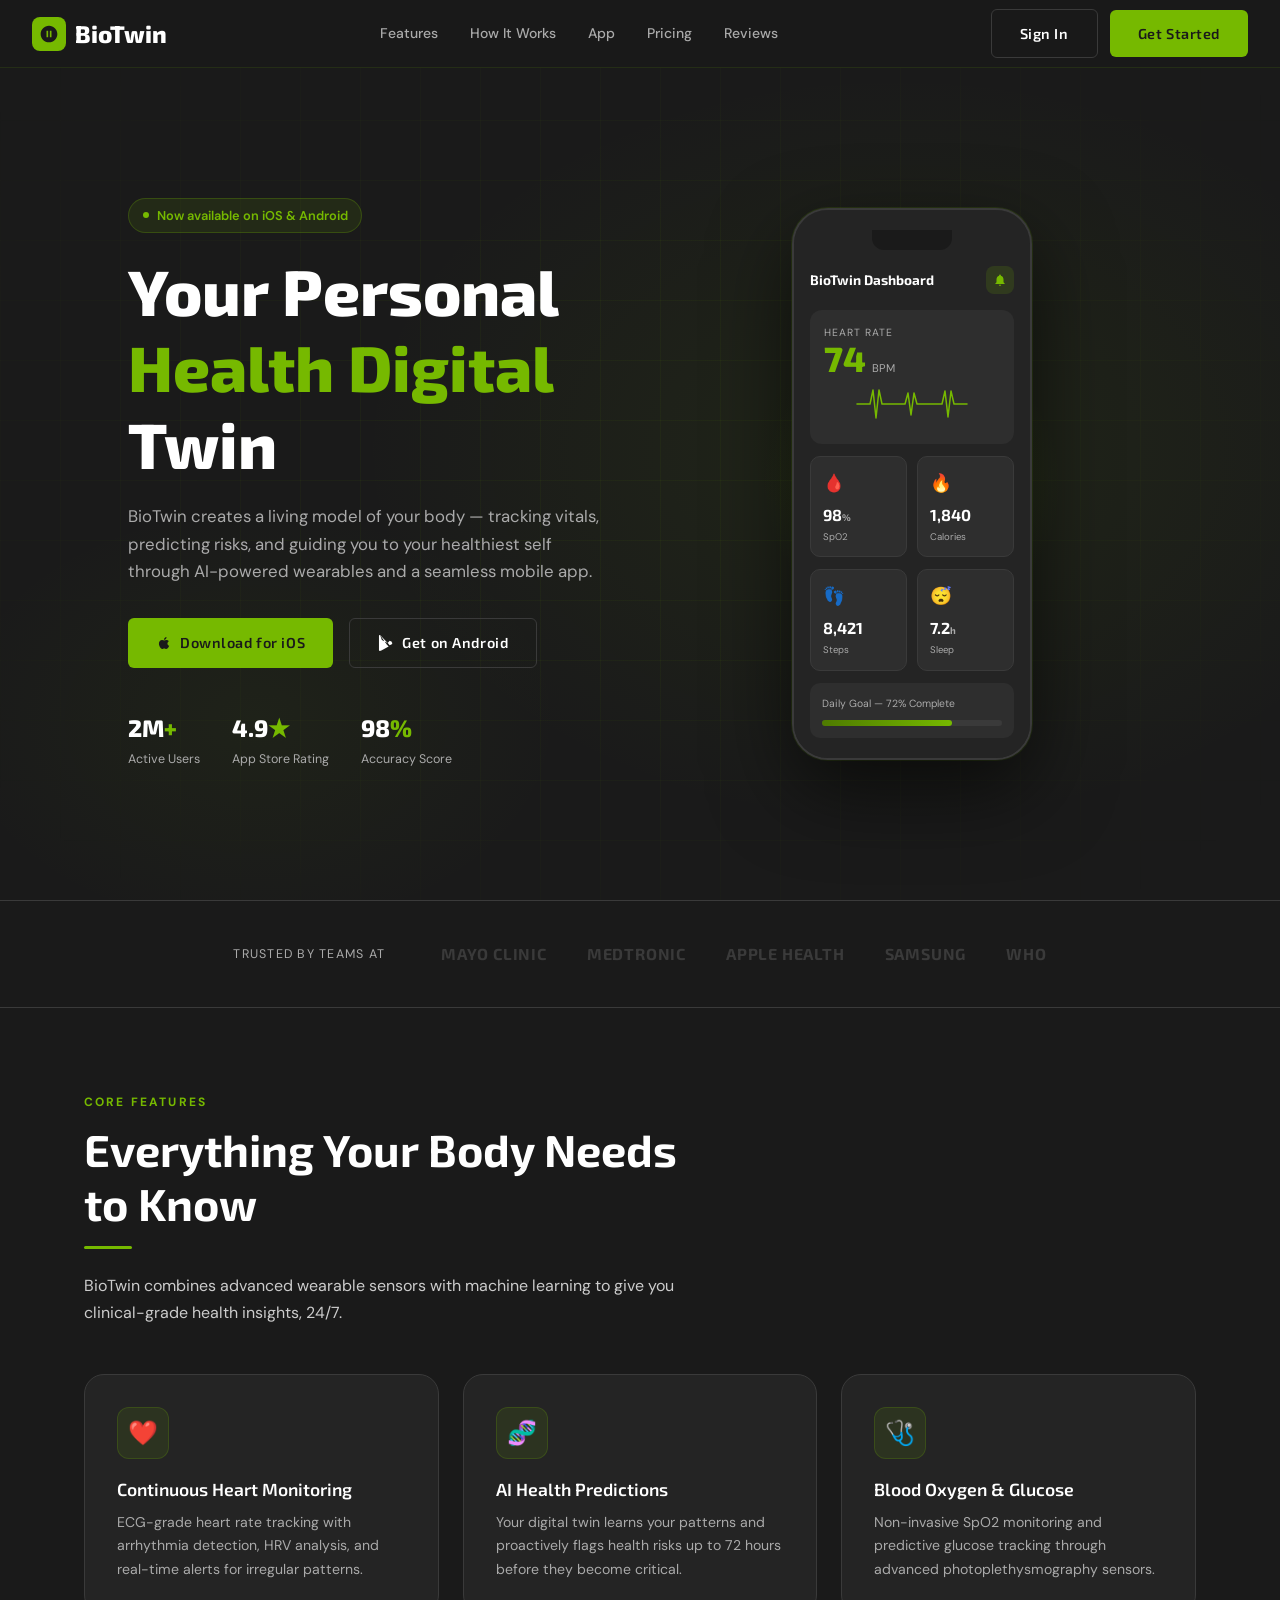
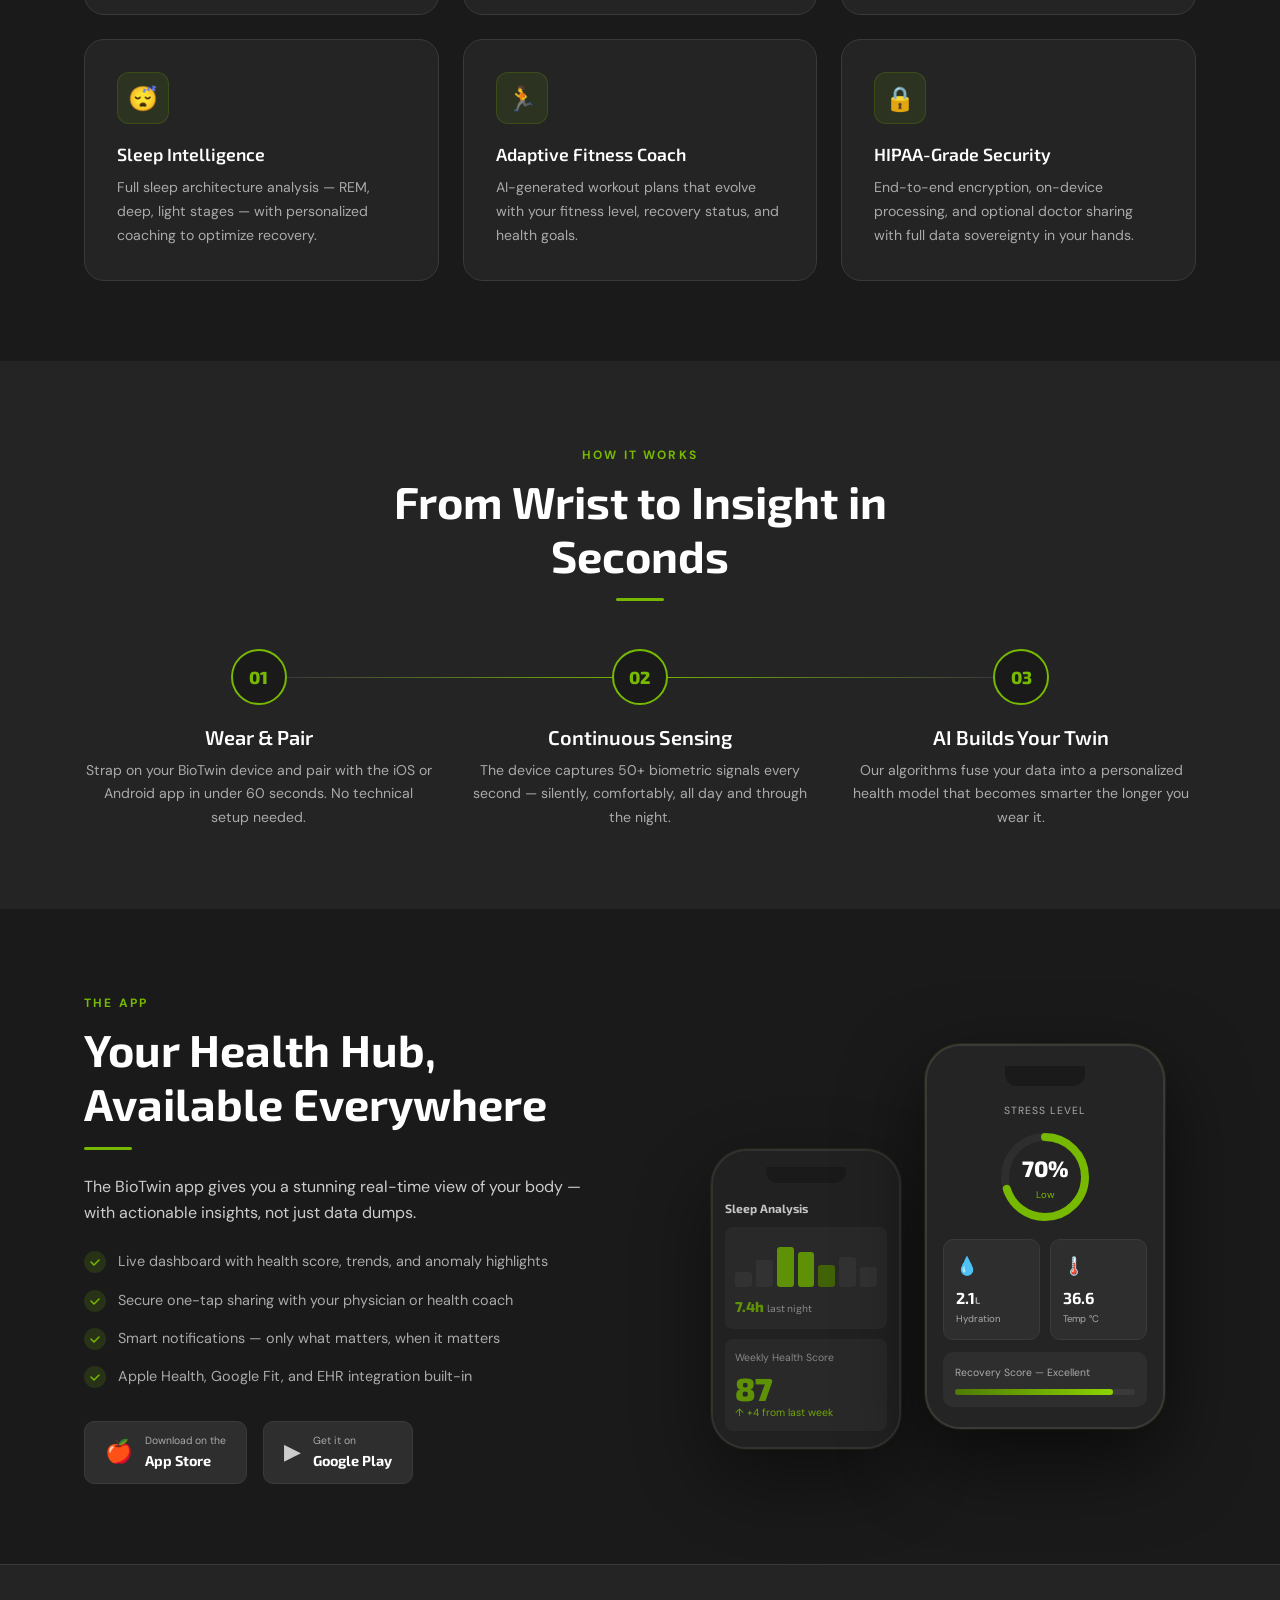
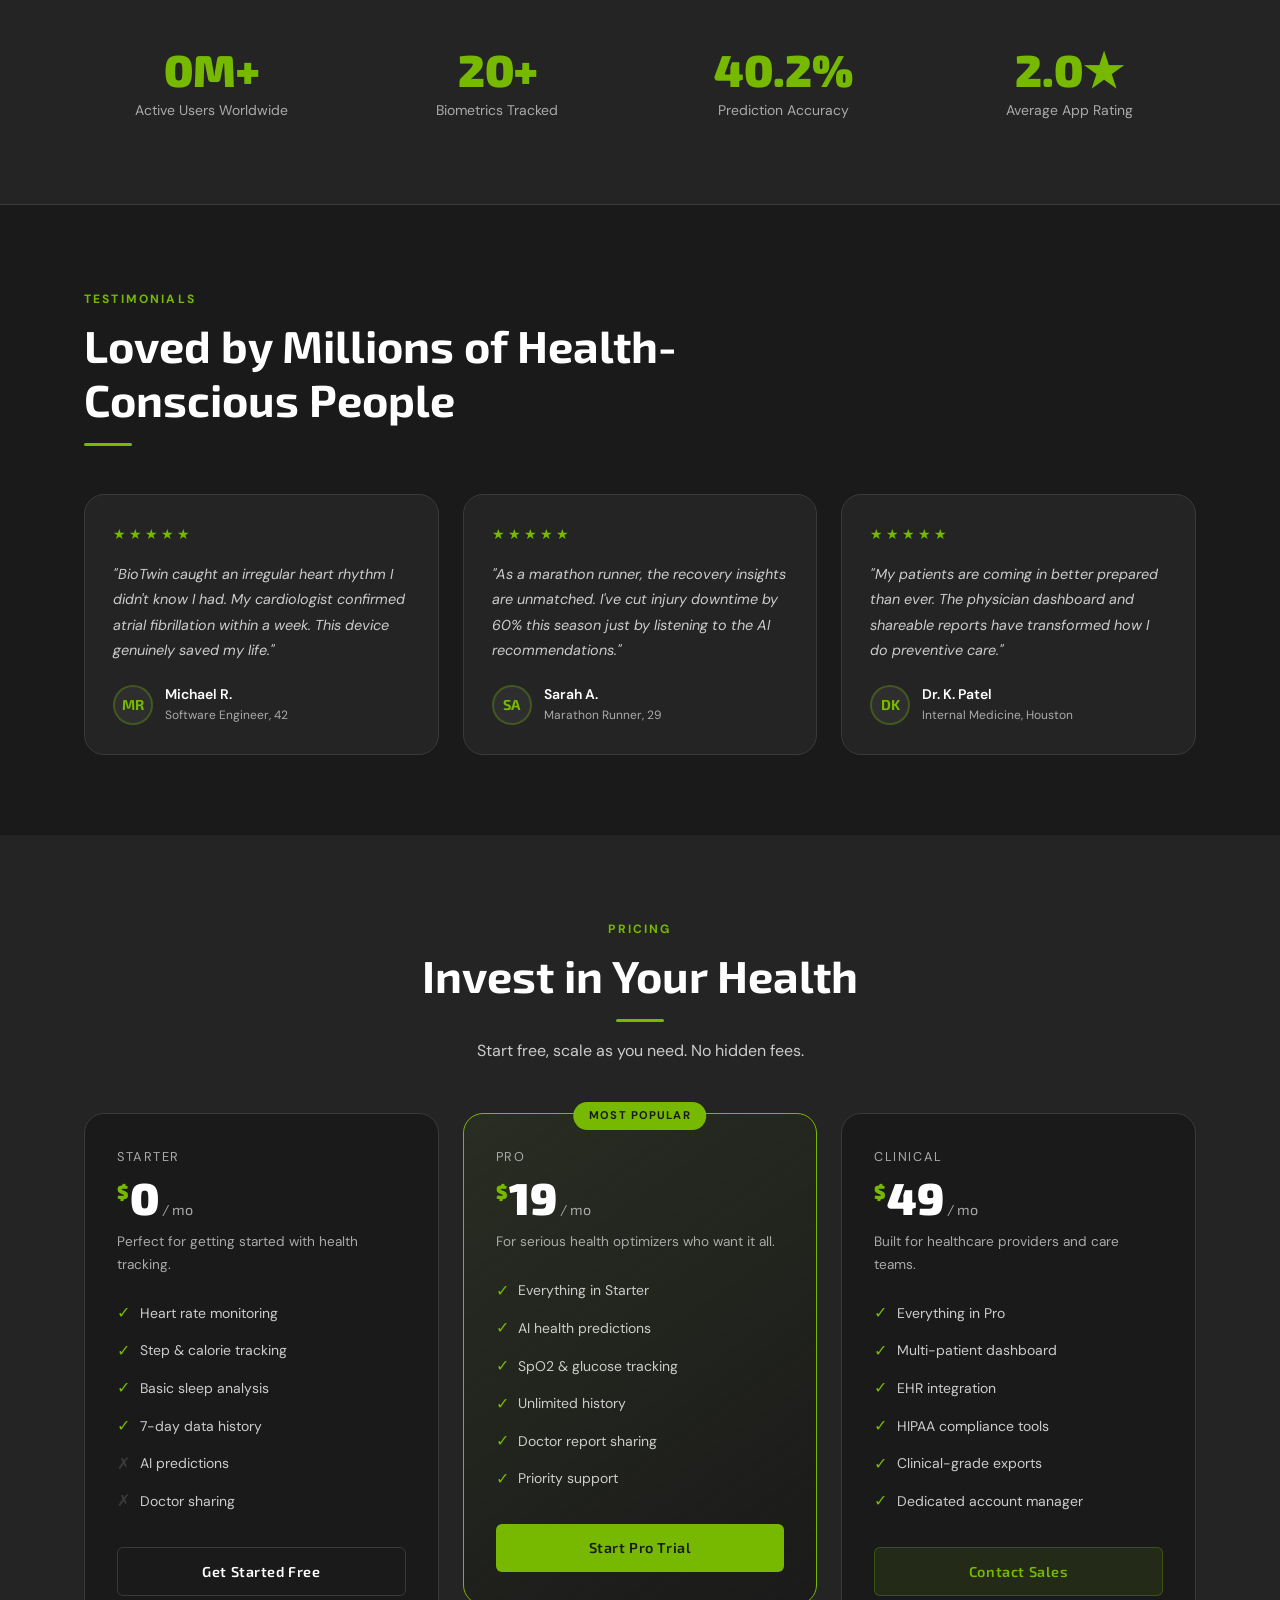
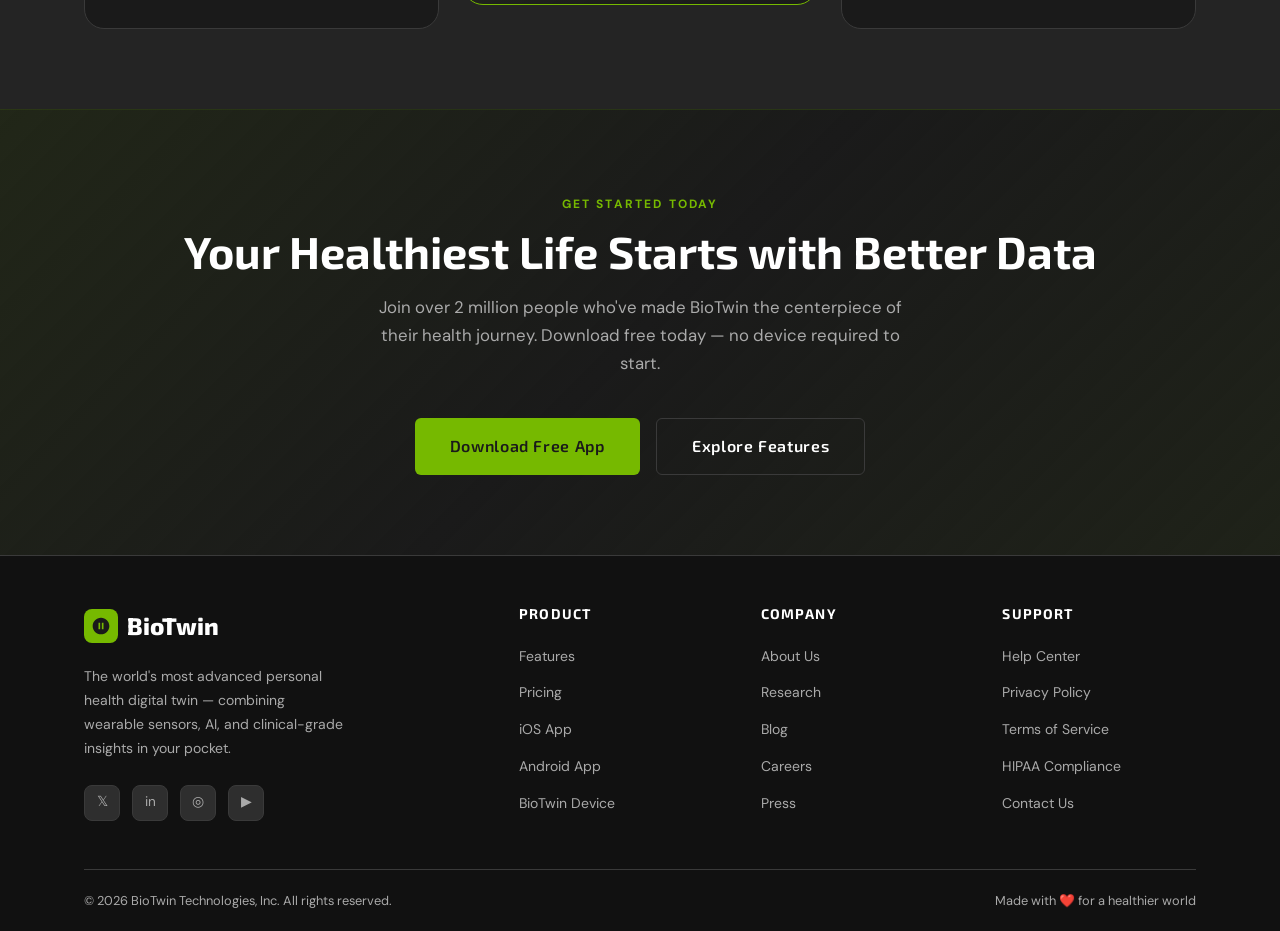
<file: index.html>
<!DOCTYPE html>
<html lang="en">
<head>
  <meta charset="UTF-8" />
  <meta name="viewport" content="width=device-width, initial-scale=1.0" />
  <meta name="description" content="BioTwin — Your AI-powered health companion. Smart wearable & mobile app for Android and iOS." />
  <title>BioTwin — Your Health Digital Twin</title>
  <link rel="stylesheet" href="css/style.css" />
  <link rel="preconnect" href="https://fonts.googleapis.com" />
  <link rel="preconnect" href="https://fonts.gstatic.com" crossorigin />
</head>
<body>

  <!-- ========== NAVBAR ========== -->
  <nav class="navbar" id="navbar">
    <a href="#" class="nav-brand">
      <div class="nav-brand-icon">
        <svg viewBox="0 0 24 24" xmlns="http://www.w3.org/2000/svg">
          <path d="M12 2C6.48 2 2 6.48 2 12s4.48 10 10 10 10-4.48 10-10S17.52 2 12 2zm-1 14H9V8h2v8zm4 0h-2V8h2v8z"/>
        </svg>
      </div>
      BioTwin
    </a>

    <ul class="nav-links">
      <li><a href="#features">Features</a></li>
      <li><a href="#how-it-works">How It Works</a></li>
      <li><a href="#app">App</a></li>
      <li><a href="#pricing">Pricing</a></li>
      <li><a href="#testimonials">Reviews</a></li>
    </ul>

    <div class="nav-cta">
      <a href="#pricing" class="btn btn-outline">Sign In</a>
      <a href="#pricing" class="btn btn-primary">Get Started</a>
    </div>

    <div class="hamburger" id="hamburger">
      <span></span><span></span><span></span>
    </div>
  </nav>

  <!-- Mobile Menu -->
  <div id="mobileMenu" style="
    display:none; position:fixed; top:68px; left:0; right:0; bottom:0;
    background:rgba(26,26,26,0.98); z-index:999; padding:2rem;
    flex-direction:column; gap:1.5rem;
  ">
    <a href="#features" style="color:#fff;font-family:'Exo 2',sans-serif;font-size:1.2rem;font-weight:600;">Features</a>
    <a href="#how-it-works" style="color:#fff;font-family:'Exo 2',sans-serif;font-size:1.2rem;font-weight:600;">How It Works</a>
    <a href="#app" style="color:#fff;font-family:'Exo 2',sans-serif;font-size:1.2rem;font-weight:600;">App</a>
    <a href="#pricing" style="color:#fff;font-family:'Exo 2',sans-serif;font-size:1.2rem;font-weight:600;">Pricing</a>
    <a href="#testimonials" style="color:#fff;font-family:'Exo 2',sans-serif;font-size:1.2rem;font-weight:600;">Reviews</a>
    <a href="#pricing" class="btn btn-primary" style="width:fit-content;">Get Started Free</a>
  </div>

  <!-- ========== HERO ========== -->
  <section class="hero" id="hero">
    <div class="hero-bg"></div>
    <div class="hero-grid"></div>
    <div class="container">
      <div class="hero-content">
        <div class="hero-left fade-in">
          <div class="hero-badge">
            <span class="dot"></span>
            Now available on iOS &amp; Android
          </div>
          <h1 class="hero-title">
            Your Personal<br />
            <span class="accent">Health Digital</span><br />
            Twin
          </h1>
          <p class="hero-desc">
            BioTwin creates a living model of your body — tracking vitals, predicting risks, and guiding you to your healthiest self through AI-powered wearables and a seamless mobile app.
          </p>
          <div class="hero-actions">
            <a href="#app" class="btn btn-primary">
              <svg width="16" height="16" viewBox="0 0 24 24" fill="currentColor"><path d="M17.05 20.28c-.98.95-2.05.8-3.08.35-1.09-.46-2.09-.48-3.24 0-1.44.62-2.2.44-3.06-.35C2.79 15.25 3.51 7.7 9.05 7.4c1.39.07 2.35.74 3.15.8 1.2-.24 2.35-.93 3.63-.84 1.54.12 2.7.72 3.46 1.83-3.17 1.93-2.41 5.9.52 7.08-.61 1.67-1.42 3.34-2.76 4.01zM12.03 7.25c-.15-2.23 1.66-4.07 3.74-4.25.29 2.58-2.34 4.5-3.74 4.25z"/></svg>
              Download for iOS
            </a>
            <a href="#app" class="btn btn-outline">
              <svg width="16" height="16" viewBox="0 0 24 24" fill="currentColor"><path d="M3.18 23.79c.36.2.79.2 1.16-.01l11.65-6.56-2.5-2.51-10.31 9.08zm16.19-9.14L5.83 7.52 3.19.24c-.04-.12-.1-.22-.18-.3L14.5 12 19.37 14.65zM20.7 10.3l-3.22-1.82L14.5 12l2.98 3.52 3.25-1.82c.92-.52.92-1.86-.03-2.4zM3.18.24C2.8.04 2.38.04 2.02.24c-.36.2-.57.58-.57.98v21.56c0 .4.21.78.57.98.18.1.38.15.58.15.18 0 .37-.05.55-.14l10.3-9.08-10.27-14.45z"/></svg>
              Get on Android
            </a>
          </div>
          <div class="hero-stats">
            <div>
              <div class="hero-stat-num">2M<span>+</span></div>
              <div class="hero-stat-lbl">Active Users</div>
            </div>
            <div>
              <div class="hero-stat-num">4.9<span>★</span></div>
              <div class="hero-stat-lbl">App Store Rating</div>
            </div>
            <div>
              <div class="hero-stat-num">98<span>%</span></div>
              <div class="hero-stat-lbl">Accuracy Score</div>
            </div>
          </div>
        </div>

        <div class="hero-visual fade-in">
          <div class="phone-glow"></div>
          <div class="phone-mockup">
            <div class="phone-screen">
              <div class="phone-notch"></div>
              <div class="phone-header">
                <div class="phone-header-title">BioTwin Dashboard</div>
                <div class="phone-header-icon">
                  <svg width="14" height="14" viewBox="0 0 24 24" fill="#76B900"><path d="M12 22c1.1 0 2-.9 2-2h-4c0 1.1.9 2 2 2zm6-6v-5c0-3.07-1.63-5.64-4.5-6.32V4c0-.83-.67-1.5-1.5-1.5s-1.5.67-1.5 1.5v.68C7.64 5.36 6 7.92 6 11v5l-2 2v1h16v-1l-2-2z"/></svg>
                </div>
              </div>
              <div class="heart-rate-widget">
                <div class="hr-label">Heart Rate</div>
                <div style="display:flex;align-items:baseline;gap:6px;">
                  <div class="hr-value">74</div>
                  <div class="hr-unit">BPM</div>
                </div>
                <div class="hr-wave">
                  <svg viewBox="0 0 110 36" fill="none">
                    <path class="hr-path" d="M0,18 L10,18 L15,18 L18,5 L21,30 L24,5 L27,18 L35,18 L45,18 L48,8 L51,28 L54,8 L57,18 L70,18 L80,18 L83,6 L86,30 L89,6 L92,18 L110,18"
                      stroke="#76B900" stroke-width="1.5" fill="none" stroke-linecap="round" stroke-linejoin="round"/>
                  </svg>
                </div>
              </div>
              <div class="metric-row">
                <div class="metric-card">
                  <div class="metric-icon">🩸</div>
                  <div class="metric-val">98<span style="font-size:0.6rem;color:#aaa">%</span></div>
                  <div class="metric-lbl">SpO2</div>
                </div>
                <div class="metric-card">
                  <div class="metric-icon">🔥</div>
                  <div class="metric-val">1,840</div>
                  <div class="metric-lbl">Calories</div>
                </div>
              </div>
              <div class="metric-row">
                <div class="metric-card">
                  <div class="metric-icon">👣</div>
                  <div class="metric-val">8,421</div>
                  <div class="metric-lbl">Steps</div>
                </div>
                <div class="metric-card">
                  <div class="metric-icon">😴</div>
                  <div class="metric-val">7.2<span style="font-size:0.6rem;color:#aaa">h</span></div>
                  <div class="metric-lbl">Sleep</div>
                </div>
              </div>
              <div class="activity-bar">
                <div class="activity-label">Daily Goal — 72% Complete</div>
                <div class="bar-track"><div class="bar-fill"></div></div>
              </div>
            </div>
          </div>
        </div>
      </div>
    </div>
  </section>

  <!-- ========== TRUSTED ========== -->
  <div class="trusted">
    <div class="container">
      <div class="trusted-inner">
        <span class="trusted-label">Trusted by teams at</span>
        <div class="trusted-logos">
          <span class="trusted-logo">MAYO CLINIC</span>
          <span class="trusted-logo">MEDTRONIC</span>
          <span class="trusted-logo">APPLE HEALTH</span>
          <span class="trusted-logo">SAMSUNG</span>
          <span class="trusted-logo">WHO</span>
        </div>
      </div>
    </div>
  </div>

  <!-- ========== FEATURES ========== -->
  <section class="section" id="features">
    <div class="container">
      <div class="fade-in" style="max-width:600px;">
        <span class="section-label">Core Features</span>
        <h2>Everything Your Body Needs to Know</h2>
        <div class="divider"></div>
        <p>BioTwin combines advanced wearable sensors with machine learning to give you clinical-grade health insights, 24/7.</p>
      </div>
      <div class="features-grid">
        <div class="feature-card fade-in">
          <div class="feature-icon">❤️</div>
          <h3>Continuous Heart Monitoring</h3>
          <p>ECG-grade heart rate tracking with arrhythmia detection, HRV analysis, and real-time alerts for irregular patterns.</p>
        </div>
        <div class="feature-card fade-in">
          <div class="feature-icon">🧬</div>
          <h3>AI Health Predictions</h3>
          <p>Your digital twin learns your patterns and proactively flags health risks up to 72 hours before they become critical.</p>
        </div>
        <div class="feature-card fade-in">
          <div class="feature-icon">🩺</div>
          <h3>Blood Oxygen &amp; Glucose</h3>
          <p>Non-invasive SpO2 monitoring and predictive glucose tracking through advanced photoplethysmography sensors.</p>
        </div>
        <div class="feature-card fade-in">
          <div class="feature-icon">😴</div>
          <h3>Sleep Intelligence</h3>
          <p>Full sleep architecture analysis — REM, deep, light stages — with personalized coaching to optimize recovery.</p>
        </div>
        <div class="feature-card fade-in">
          <div class="feature-icon">🏃</div>
          <h3>Adaptive Fitness Coach</h3>
          <p>AI-generated workout plans that evolve with your fitness level, recovery status, and health goals.</p>
        </div>
        <div class="feature-card fade-in">
          <div class="feature-icon">🔒</div>
          <h3>HIPAA-Grade Security</h3>
          <p>End-to-end encryption, on-device processing, and optional doctor sharing with full data sovereignty in your hands.</p>
        </div>
      </div>
    </div>
  </section>

  <!-- ========== HOW IT WORKS ========== -->
  <section class="section howitworks" id="how-it-works">
    <div class="container">
      <div class="fade-in" style="max-width:600px;margin:0 auto;text-align:center;">
        <span class="section-label">How It Works</span>
        <h2>From Wrist to Insight in Seconds</h2>
        <div class="divider" style="margin:1rem auto 0;"></div>
      </div>
      <div class="steps">
        <div class="step fade-in">
          <div class="step-num">01</div>
          <h3>Wear &amp; Pair</h3>
          <p>Strap on your BioTwin device and pair with the iOS or Android app in under 60 seconds. No technical setup needed.</p>
        </div>
        <div class="step fade-in">
          <div class="step-num">02</div>
          <h3>Continuous Sensing</h3>
          <p>The device captures 50+ biometric signals every second — silently, comfortably, all day and through the night.</p>
        </div>
        <div class="step fade-in">
          <div class="step-num">03</div>
          <h3>AI Builds Your Twin</h3>
          <p>Our algorithms fuse your data into a personalized health model that becomes smarter the longer you wear it.</p>
        </div>
      </div>
    </div>
  </section>

  <!-- ========== APP SECTION ========== -->
  <section class="section app-section" id="app">
    <div class="container">
      <div class="app-content">
        <div class="fade-in">
          <span class="section-label">The App</span>
          <h2>Your Health Hub, Available Everywhere</h2>
          <div class="divider"></div>
          <p>The BioTwin app gives you a stunning real-time view of your body — with actionable insights, not just data dumps.</p>
          <ul class="app-feature-list">
            <li class="app-feature-item">
              <div class="app-feature-check">
                <svg viewBox="0 0 12 12" fill="none"><path d="M2 6l3 3 5-5" stroke="#76B900" stroke-width="1.5" stroke-linecap="round" stroke-linejoin="round"/></svg>
              </div>
              <p>Live dashboard with health score, trends, and anomaly highlights</p>
            </li>
            <li class="app-feature-item">
              <div class="app-feature-check">
                <svg viewBox="0 0 12 12" fill="none"><path d="M2 6l3 3 5-5" stroke="#76B900" stroke-width="1.5" stroke-linecap="round" stroke-linejoin="round"/></svg>
              </div>
              <p>Secure one-tap sharing with your physician or health coach</p>
            </li>
            <li class="app-feature-item">
              <div class="app-feature-check">
                <svg viewBox="0 0 12 12" fill="none"><path d="M2 6l3 3 5-5" stroke="#76B900" stroke-width="1.5" stroke-linecap="round" stroke-linejoin="round"/></svg>
              </div>
              <p>Smart notifications — only what matters, when it matters</p>
            </li>
            <li class="app-feature-item">
              <div class="app-feature-check">
                <svg viewBox="0 0 12 12" fill="none"><path d="M2 6l3 3 5-5" stroke="#76B900" stroke-width="1.5" stroke-linecap="round" stroke-linejoin="round"/></svg>
              </div>
              <p>Apple Health, Google Fit, and EHR integration built-in</p>
            </li>
          </ul>
          <div class="download-btns">
            <div class="store-btn">
              <div class="store-btn-icon">🍎</div>
              <div class="store-btn-txt">
                <span class="small">Download on the</span>
                <span class="big">App Store</span>
              </div>
            </div>
            <div class="store-btn">
              <div class="store-btn-icon">▶</div>
              <div class="store-btn-txt">
                <span class="small">Get it on</span>
                <span class="big">Google Play</span>
              </div>
            </div>
          </div>
        </div>

        <div class="app-phones fade-in">
          <div class="phone-mockup sm">
            <div class="phone-screen" style="padding:16px 12px;">
              <div class="phone-notch" style="height:16px;"></div>
              <div style="margin-bottom:10px;">
                <div style="font-family:'Exo 2',sans-serif;font-size:0.75rem;font-weight:700;color:#fff;margin-bottom:8px;">Sleep Analysis</div>
                <div style="background:#2E2E2E;border-radius:8px;padding:10px;">
                  <div style="display:flex;justify-content:space-between;align-items:flex-end;gap:4px;height:50px;">
                    <div style="flex:1;background:#3A3A3A;border-radius:3px;height:30%;"></div>
                    <div style="flex:1;background:#3A3A3A;border-radius:3px;height:55%;"></div>
                    <div style="flex:1;background:#76B900;border-radius:3px;height:80%;"></div>
                    <div style="flex:1;background:#76B900;border-radius:3px;height:70%;"></div>
                    <div style="flex:1;background:#4E7A00;border-radius:3px;height:45%;"></div>
                    <div style="flex:1;background:#3A3A3A;border-radius:3px;height:60%;"></div>
                    <div style="flex:1;background:#3A3A3A;border-radius:3px;height:40%;"></div>
                  </div>
                  <div style="font-family:'Exo 2',sans-serif;font-size:0.9rem;font-weight:800;color:#76B900;margin-top:8px;">7.4h <span style="font-size:0.65rem;color:#aaa;font-weight:400;">last night</span></div>
                </div>
              </div>
              <div style="background:#2E2E2E;border-radius:8px;padding:10px;">
                <div style="font-size:0.65rem;color:#aaa;margin-bottom:6px;">Weekly Health Score</div>
                <div style="font-family:'Exo 2',sans-serif;font-size:2rem;font-weight:900;color:#76B900;line-height:1;">87</div>
                <div style="font-size:0.65rem;color:#8DD400;">↑ +4 from last week</div>
              </div>
            </div>
          </div>

          <div class="phone-mockup">
            <div class="phone-screen">
              <div class="phone-notch"></div>
              <div style="text-align:center;margin-bottom:12px;">
                <div style="font-size:0.65rem;color:#aaa;text-transform:uppercase;letter-spacing:0.1em;">Stress Level</div>
                <div style="position:relative;width:100px;height:100px;margin:8px auto;">
                  <svg viewBox="0 0 100 100" style="width:100%;height:100%;transform:rotate(-90deg);">
                    <circle cx="50" cy="50" r="40" fill="none" stroke="#2E2E2E" stroke-width="8"/>
                    <circle cx="50" cy="50" r="40" fill="none" stroke="#76B900" stroke-width="8"
                      stroke-dasharray="251.2" stroke-dashoffset="75" stroke-linecap="round"/>
                  </svg>
                  <div style="position:absolute;inset:0;display:flex;flex-direction:column;align-items:center;justify-content:center;">
                    <span style="font-family:'Exo 2',sans-serif;font-size:1.4rem;font-weight:800;color:#fff;">70%</span>
                    <span style="font-size:0.6rem;color:#76B900;">Low</span>
                  </div>
                </div>
              </div>
              <div class="metric-row">
                <div class="metric-card">
                  <div class="metric-icon">💧</div>
                  <div class="metric-val">2.1<span style="font-size:0.6rem;color:#aaa">L</span></div>
                  <div class="metric-lbl">Hydration</div>
                </div>
                <div class="metric-card">
                  <div class="metric-icon">🌡️</div>
                  <div class="metric-val">36.6</div>
                  <div class="metric-lbl">Temp °C</div>
                </div>
              </div>
              <div class="activity-bar" style="margin-top:0;">
                <div class="activity-label">Recovery Score — Excellent</div>
                <div class="bar-track"><div class="bar-fill" style="width:88%;background:linear-gradient(90deg,#4E7A00,#8DD400);"></div></div>
              </div>
            </div>
          </div>
        </div>
      </div>
    </div>
  </section>

  <!-- ========== STATS ========== -->
  <section class="stats-section section-sm">
    <div class="container">
      <div class="stats-grid">
        <div class="stat-item fade-in">
          <div class="stat-number" data-target="2" data-suffix="M+">0</div>
          <div class="stat-label">Active Users Worldwide</div>
        </div>
        <div class="stat-item fade-in">
          <div class="stat-number" data-target="50" data-suffix="+">0</div>
          <div class="stat-label">Biometrics Tracked</div>
        </div>
        <div class="stat-item fade-in">
          <div class="stat-number" data-target="98.4" data-suffix="%">0</div>
          <div class="stat-label">Prediction Accuracy</div>
        </div>
        <div class="stat-item fade-in">
          <div class="stat-number" data-target="4.9" data-suffix="★">0</div>
          <div class="stat-label">Average App Rating</div>
        </div>
      </div>
    </div>
  </section>

  <!-- ========== TESTIMONIALS ========== -->
  <section class="section" id="testimonials">
    <div class="container">
      <div class="fade-in" style="max-width:600px;">
        <span class="section-label">Testimonials</span>
        <h2>Loved by Millions of Health-Conscious People</h2>
        <div class="divider"></div>
      </div>
      <div class="testimonials-grid">
        <div class="testimonial-card fade-in">
          <div class="stars"><span>★</span><span>★</span><span>★</span><span>★</span><span>★</span></div>
          <p class="testimonial-text">"BioTwin caught an irregular heart rhythm I didn't know I had. My cardiologist confirmed atrial fibrillation within a week. This device genuinely saved my life."</p>
          <div class="testimonial-author">
            <div class="author-avatar">MR</div>
            <div><div class="author-name">Michael R.</div><div class="author-role">Software Engineer, 42</div></div>
          </div>
        </div>
        <div class="testimonial-card fade-in">
          <div class="stars"><span>★</span><span>★</span><span>★</span><span>★</span><span>★</span></div>
          <p class="testimonial-text">"As a marathon runner, the recovery insights are unmatched. I've cut injury downtime by 60% this season just by listening to the AI recommendations."</p>
          <div class="testimonial-author">
            <div class="author-avatar">SA</div>
            <div><div class="author-name">Sarah A.</div><div class="author-role">Marathon Runner, 29</div></div>
          </div>
        </div>
        <div class="testimonial-card fade-in">
          <div class="stars"><span>★</span><span>★</span><span>★</span><span>★</span><span>★</span></div>
          <p class="testimonial-text">"My patients are coming in better prepared than ever. The physician dashboard and shareable reports have transformed how I do preventive care."</p>
          <div class="testimonial-author">
            <div class="author-avatar">DK</div>
            <div><div class="author-name">Dr. K. Patel</div><div class="author-role">Internal Medicine, Houston</div></div>
          </div>
        </div>
      </div>
    </div>
  </section>

  <!-- ========== PRICING ========== -->
  <section class="section pricing" id="pricing">
    <div class="container">
      <div class="fade-in" style="max-width:600px;text-align:center;margin:0 auto;">
        <span class="section-label">Pricing</span>
        <h2>Invest in Your Health</h2>
        <div class="divider" style="margin:1rem auto;"></div>
        <p>Start free, scale as you need. No hidden fees.</p>
      </div>
      <div class="pricing-grid">
        <div class="pricing-card fade-in">
          <div class="pricing-plan">Starter</div>
          <div class="pricing-price"><sup>$</sup>0<span class="period"> / mo</span></div>
          <div class="pricing-desc">Perfect for getting started with health tracking.</div>
          <ul class="pricing-features">
            <li class="pricing-feature"><span class="check">✓</span> Heart rate monitoring</li>
            <li class="pricing-feature"><span class="check">✓</span> Step &amp; calorie tracking</li>
            <li class="pricing-feature"><span class="check">✓</span> Basic sleep analysis</li>
            <li class="pricing-feature"><span class="check">✓</span> 7-day data history</li>
            <li class="pricing-feature"><span class="cross">✗</span> AI predictions</li>
            <li class="pricing-feature"><span class="cross">✗</span> Doctor sharing</li>
          </ul>
          <a href="#" class="btn btn-outline" style="width:100%;justify-content:center;">Get Started Free</a>
        </div>
        <div class="pricing-card featured fade-in">
          <div class="pricing-badge">Most Popular</div>
          <div class="pricing-plan">Pro</div>
          <div class="pricing-price"><sup>$</sup>19<span class="period"> / mo</span></div>
          <div class="pricing-desc">For serious health optimizers who want it all.</div>
          <ul class="pricing-features">
            <li class="pricing-feature"><span class="check">✓</span> Everything in Starter</li>
            <li class="pricing-feature"><span class="check">✓</span> AI health predictions</li>
            <li class="pricing-feature"><span class="check">✓</span> SpO2 &amp; glucose tracking</li>
            <li class="pricing-feature"><span class="check">✓</span> Unlimited history</li>
            <li class="pricing-feature"><span class="check">✓</span> Doctor report sharing</li>
            <li class="pricing-feature"><span class="check">✓</span> Priority support</li>
          </ul>
          <a href="#" class="btn btn-primary" style="width:100%;justify-content:center;">Start Pro Trial</a>
        </div>
        <div class="pricing-card fade-in">
          <div class="pricing-plan">Clinical</div>
          <div class="pricing-price"><sup>$</sup>49<span class="period"> / mo</span></div>
          <div class="pricing-desc">Built for healthcare providers and care teams.</div>
          <ul class="pricing-features">
            <li class="pricing-feature"><span class="check">✓</span> Everything in Pro</li>
            <li class="pricing-feature"><span class="check">✓</span> Multi-patient dashboard</li>
            <li class="pricing-feature"><span class="check">✓</span> EHR integration</li>
            <li class="pricing-feature"><span class="check">✓</span> HIPAA compliance tools</li>
            <li class="pricing-feature"><span class="check">✓</span> Clinical-grade exports</li>
            <li class="pricing-feature"><span class="check">✓</span> Dedicated account manager</li>
          </ul>
          <a href="#" class="btn btn-ghost" style="width:100%;justify-content:center;">Contact Sales</a>
        </div>
      </div>
    </div>
  </section>

  <!-- ========== CTA ========== -->
  <section class="section cta-section">
    <div class="container fade-in">
      <span class="section-label">Get Started Today</span>
      <h2>Your Healthiest Life Starts with Better Data</h2>
      <p>Join over 2 million people who've made BioTwin the centerpiece of their health journey. Download free today — no device required to start.</p>
      <div class="cta-actions">
        <a href="#app" class="btn btn-primary" style="font-size:1rem;padding:0.9rem 2.2rem;">Download Free App</a>
        <a href="#features" class="btn btn-outline" style="font-size:1rem;padding:0.9rem 2.2rem;">Explore Features</a>
      </div>
    </div>
  </section>

  <!-- ========== FOOTER ========== -->
  <footer class="footer">
    <div class="container">
      <div class="footer-grid">
        <div class="footer-brand">
          <a href="#" class="nav-brand" style="margin-bottom:0.25rem;display:inline-flex;">
            <div class="nav-brand-icon">
              <svg viewBox="0 0 24 24" xmlns="http://www.w3.org/2000/svg">
                <path d="M12 2C6.48 2 2 6.48 2 12s4.48 10 10 10 10-4.48 10-10S17.52 2 12 2zm-1 14H9V8h2v8zm4 0h-2V8h2v8z"/>
              </svg>
            </div>
            BioTwin
          </a>
          <p>The world's most advanced personal health digital twin — combining wearable sensors, AI, and clinical-grade insights in your pocket.</p>
          <div class="social-links">
            <a class="social-link" href="#" aria-label="Twitter">𝕏</a>
            <a class="social-link" href="#" aria-label="LinkedIn">in</a>
            <a class="social-link" href="#" aria-label="Instagram">◎</a>
            <a class="social-link" href="#" aria-label="YouTube">▶</a>
          </div>
        </div>
        <div class="footer-col">
          <h4>Product</h4>
          <ul>
            <li><a href="#features">Features</a></li>
            <li><a href="#pricing">Pricing</a></li>
            <li><a href="#app">iOS App</a></li>
            <li><a href="#app">Android App</a></li>
            <li><a href="#">BioTwin Device</a></li>
          </ul>
        </div>
        <div class="footer-col">
          <h4>Company</h4>
          <ul>
            <li><a href="#">About Us</a></li>
            <li><a href="#">Research</a></li>
            <li><a href="#">Blog</a></li>
            <li><a href="#">Careers</a></li>
            <li><a href="#">Press</a></li>
          </ul>
        </div>
        <div class="footer-col">
          <h4>Support</h4>
          <ul>
            <li><a href="#">Help Center</a></li>
            <li><a href="#">Privacy Policy</a></li>
            <li><a href="#">Terms of Service</a></li>
            <li><a href="#">HIPAA Compliance</a></li>
            <li><a href="#">Contact Us</a></li>
          </ul>
        </div>
      </div>
      <div class="footer-bottom">
        <span>© 2026 BioTwin Technologies, Inc. All rights reserved.</span>
        <span>Made with ❤️ for a healthier world</span>
      </div>
    </div>
  </footer>

  <script src="js/main.js"></script>
  <script>
    const hamburger = document.getElementById('hamburger');
    const mobileMenu = document.getElementById('mobileMenu');
    hamburger.addEventListener('click', () => {
      const isOpen = mobileMenu.style.display === 'flex';
      mobileMenu.style.display = isOpen ? 'none' : 'flex';
    });
    mobileMenu.querySelectorAll('a').forEach(a => {
      a.addEventListener('click', () => { mobileMenu.style.display = 'none'; });
    });
  </script>
</body>
</html>
</file>
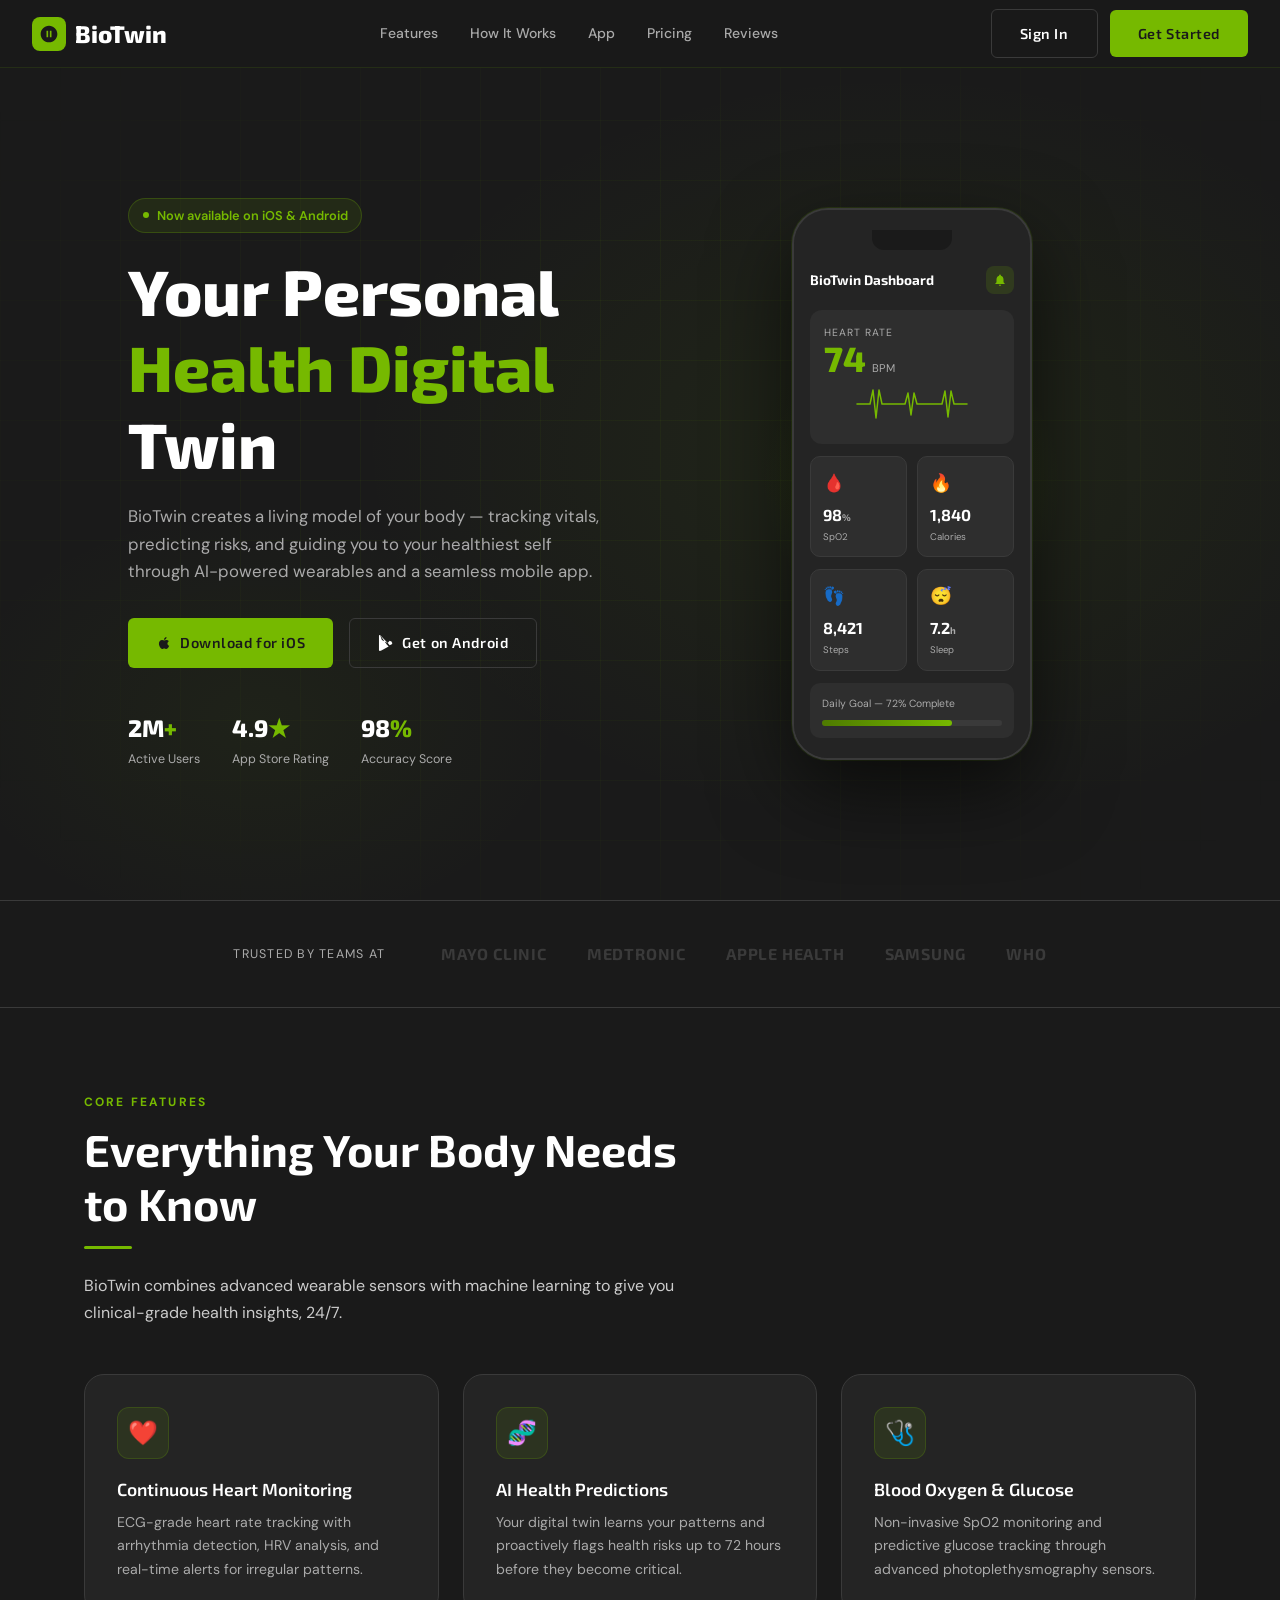
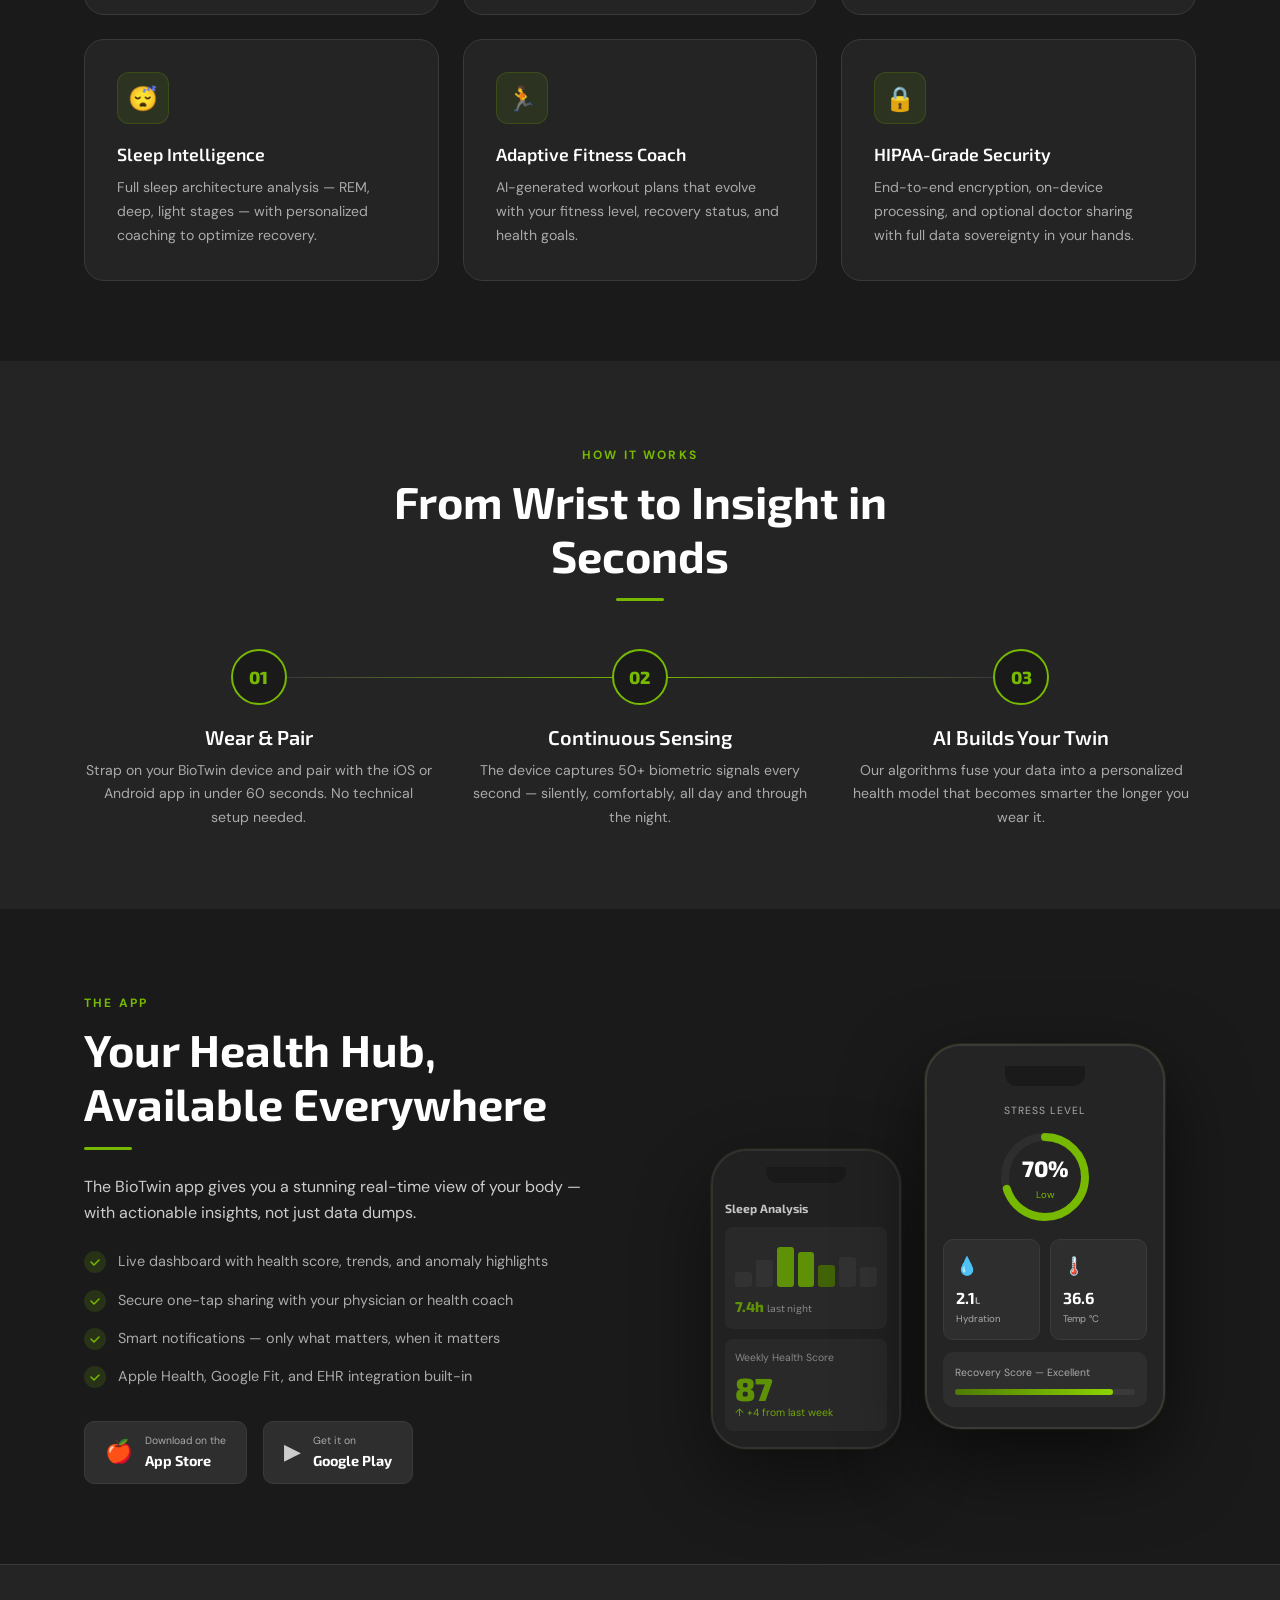
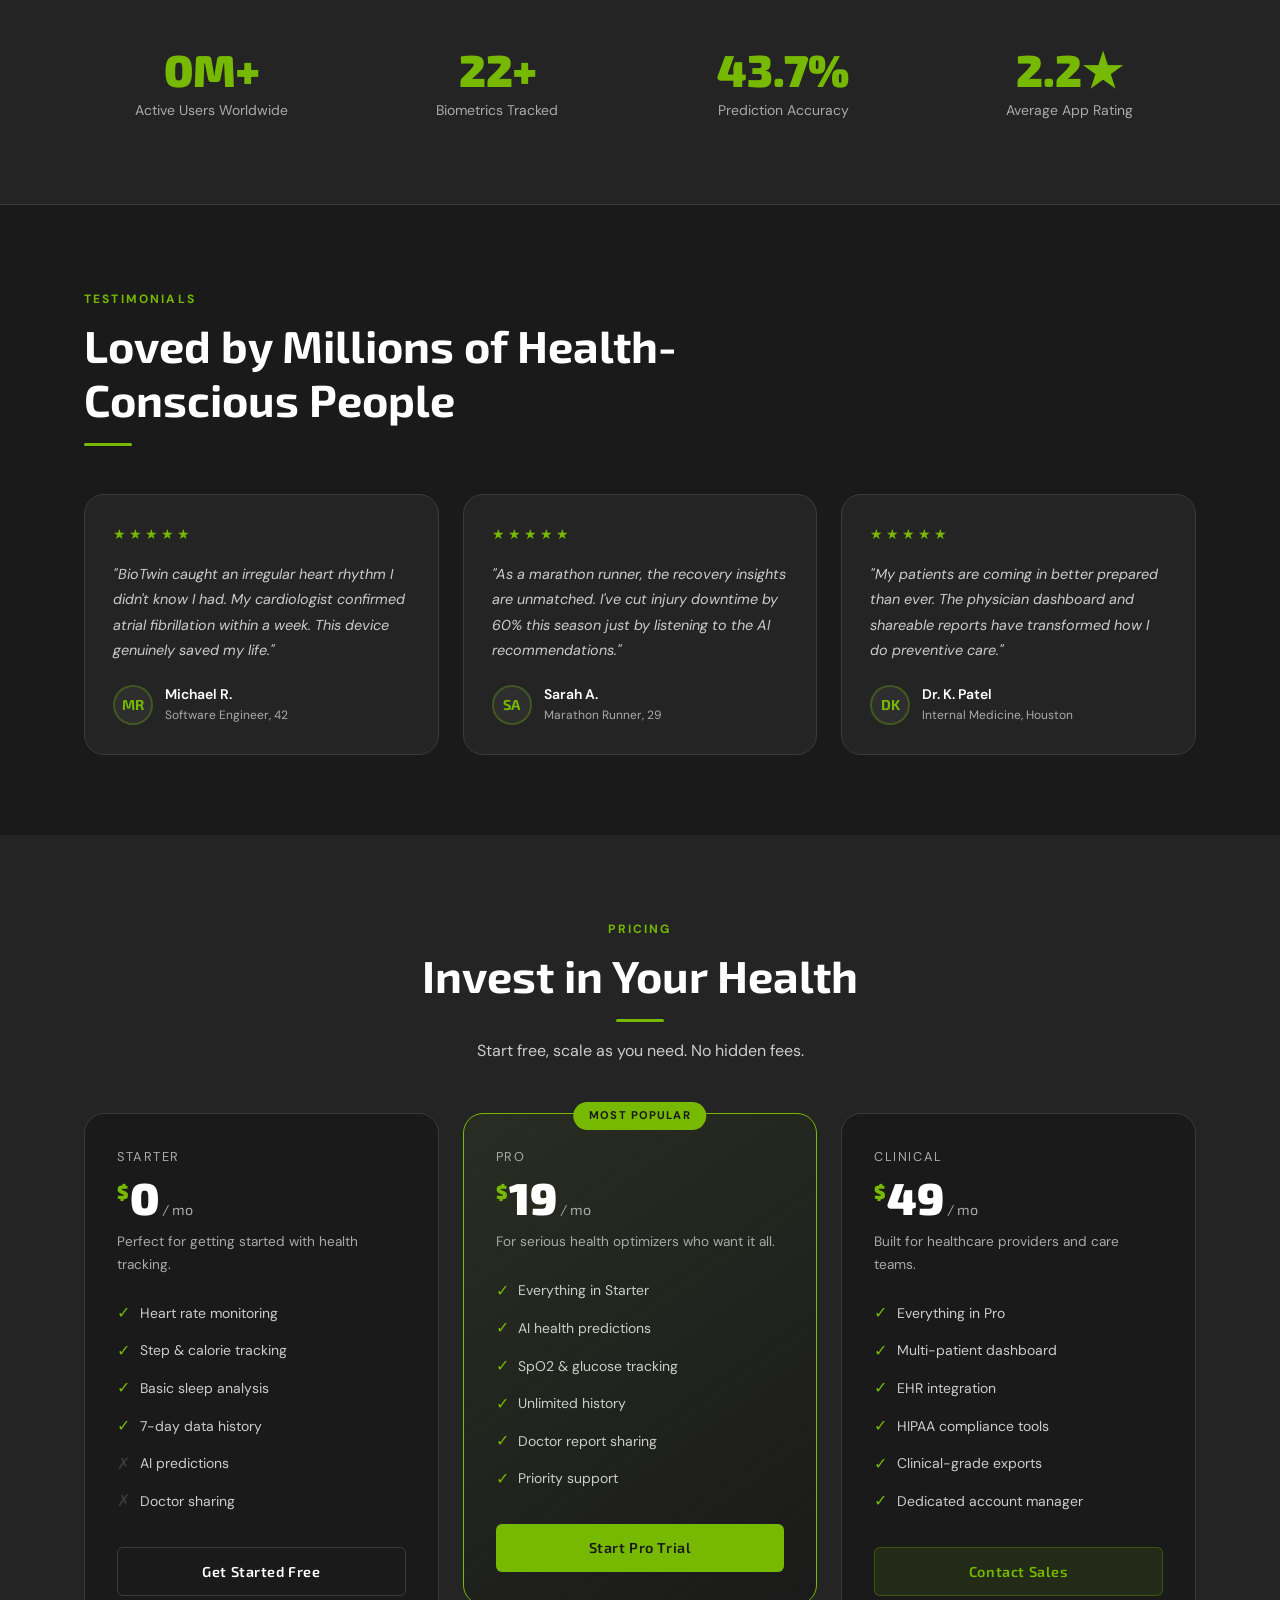
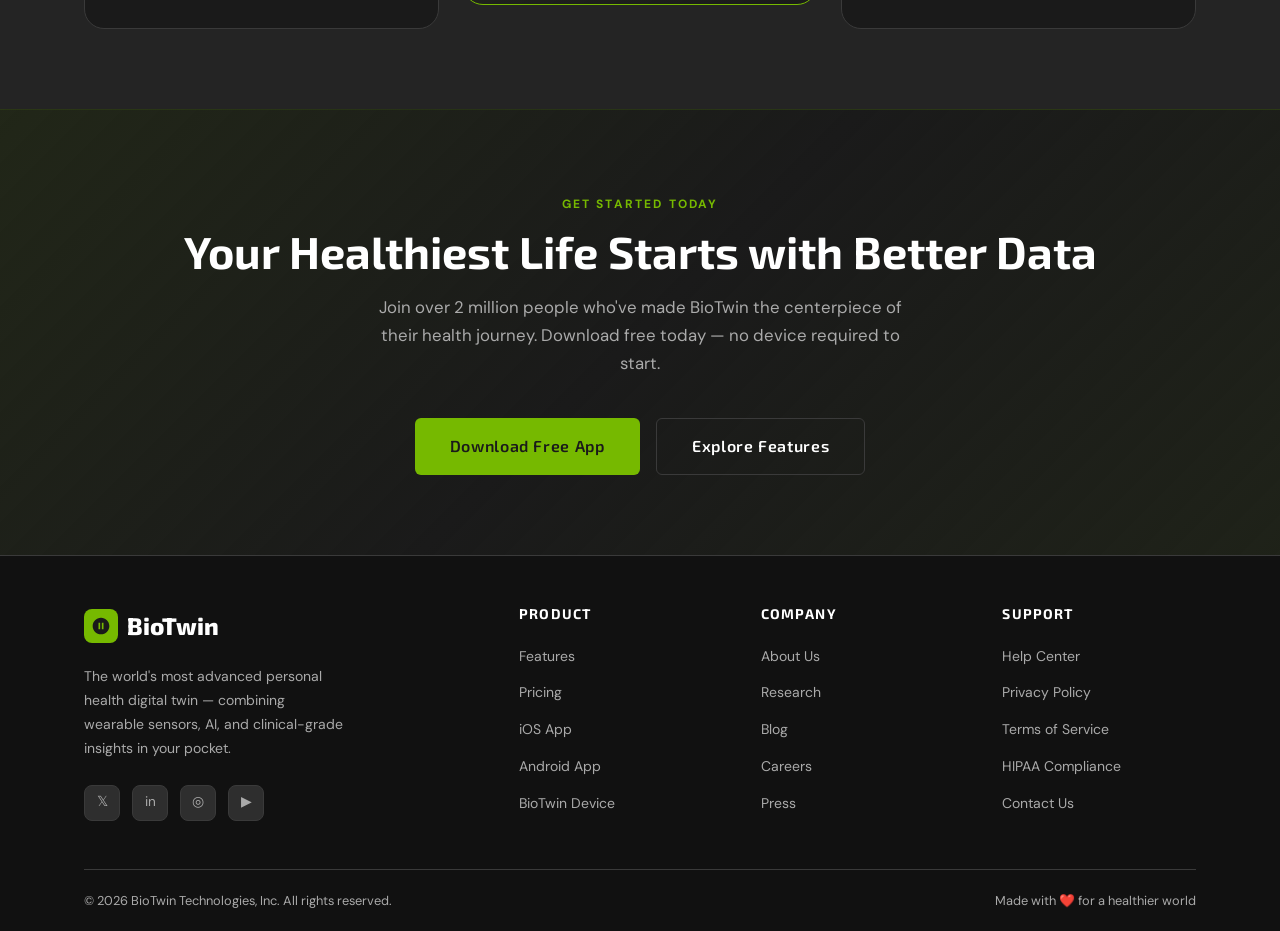
<file: html/index.html>
<!DOCTYPE html>
<html lang="en">
<head>
  <meta charset="UTF-8" />
  <meta name="viewport" content="width=device-width, initial-scale=1.0" />
  <meta name="description" content="BioTwin — Your AI-powered health companion. Smart wearable & mobile app for Android and iOS." />
  <title>BioTwin — Your Health Digital Twin</title>
  <link rel="stylesheet" href="../css/style.css" />
  <link rel="preconnect" href="https://fonts.googleapis.com" />
  <link rel="preconnect" href="https://fonts.gstatic.com" crossorigin />
</head>
<body>

  <!-- ========== NAVBAR ========== -->
  <nav class="navbar" id="navbar">
    <a href="#" class="nav-brand">
      <div class="nav-brand-icon">
        <svg viewBox="0 0 24 24" xmlns="http://www.w3.org/2000/svg">
          <path d="M12 2C6.48 2 2 6.48 2 12s4.48 10 10 10 10-4.48 10-10S17.52 2 12 2zm-1 14H9V8h2v8zm4 0h-2V8h2v8z"/>
        </svg>
      </div>
      BioTwin
    </a>

    <ul class="nav-links">
      <li><a href="#features">Features</a></li>
      <li><a href="#how-it-works">How It Works</a></li>
      <li><a href="#app">App</a></li>
      <li><a href="#pricing">Pricing</a></li>
      <li><a href="#testimonials">Reviews</a></li>
    </ul>

    <div class="nav-cta">
      <a href="#pricing" class="btn btn-outline">Sign In</a>
      <a href="#pricing" class="btn btn-primary">Get Started</a>
    </div>

    <div class="hamburger" id="hamburger">
      <span></span><span></span><span></span>
    </div>
  </nav>

  <!-- Mobile Menu -->
  <div class="mobile-menu" id="mobileMenu" style="
    display:none; position:fixed; top:68px; left:0; right:0; bottom:0;
    background:rgba(26,26,26,0.98); z-index:999; padding:2rem;
    flex-direction:column; gap:1.5rem;
  ">
    <a href="#features" style="color:#fff;font-family:'Exo 2',sans-serif;font-size:1.2rem;font-weight:600;">Features</a>
    <a href="#how-it-works" style="color:#fff;font-family:'Exo 2',sans-serif;font-size:1.2rem;font-weight:600;">How It Works</a>
    <a href="#app" style="color:#fff;font-family:'Exo 2',sans-serif;font-size:1.2rem;font-weight:600;">App</a>
    <a href="#pricing" style="color:#fff;font-family:'Exo 2',sans-serif;font-size:1.2rem;font-weight:600;">Pricing</a>
    <a href="#testimonials" style="color:#fff;font-family:'Exo 2',sans-serif;font-size:1.2rem;font-weight:600;">Reviews</a>
    <a href="#pricing" class="btn btn-primary" style="width:fit-content;">Get Started Free</a>
  </div>

  <!-- ========== HERO ========== -->
  <section class="hero" id="hero">
    <div class="hero-bg"></div>
    <div class="hero-grid"></div>
    <div class="container">
      <div class="hero-content">
        <!-- Left -->
        <div class="hero-left fade-in">
          <div class="hero-badge">
            <span class="dot"></span>
            Now available on iOS &amp; Android
          </div>
          <h1 class="hero-title">
            Your Personal<br />
            <span class="accent">Health Digital</span><br />
            Twin
          </h1>
          <p class="hero-desc">
            BioTwin creates a living model of your body — tracking vitals, predicting risks, and guiding you to your healthiest self through AI-powered wearables and a seamless mobile app.
          </p>
          <div class="hero-actions">
            <a href="#app" class="btn btn-primary">
              <svg width="16" height="16" viewBox="0 0 24 24" fill="currentColor"><path d="M17.05 20.28c-.98.95-2.05.8-3.08.35-1.09-.46-2.09-.48-3.24 0-1.44.62-2.2.44-3.06-.35C2.79 15.25 3.51 7.7 9.05 7.4c1.39.07 2.35.74 3.15.8 1.2-.24 2.35-.93 3.63-.84 1.54.12 2.7.72 3.46 1.83-3.17 1.93-2.41 5.9.52 7.08-.61 1.67-1.42 3.34-2.76 4.01zM12.03 7.25c-.15-2.23 1.66-4.07 3.74-4.25.29 2.58-2.34 4.5-3.74 4.25z"/></svg>
              Download for iOS
            </a>
            <a href="#app" class="btn btn-outline">
              <svg width="16" height="16" viewBox="0 0 24 24" fill="currentColor"><path d="M3.18 23.79c.36.2.79.2 1.16-.01l11.65-6.56-2.5-2.51-10.31 9.08zm16.19-9.14L5.83 7.52 3.19.24c-.04-.12-.1-.22-.18-.3L14.5 12 19.37 14.65zM20.7 10.3l-3.22-1.82L14.5 12l2.98 3.52 3.25-1.82c.92-.52.92-1.86-.03-2.4zM3.18.24C2.8.04 2.38.04 2.02.24c-.36.2-.57.58-.57.98v21.56c0 .4.21.78.57.98.18.1.38.15.58.15.18 0 .37-.05.55-.14l10.3-9.08-10.27-14.45z"/></svg>
              Get on Android
            </a>
          </div>
          <div class="hero-stats">
            <div>
              <div class="hero-stat-num">2M<span>+</span></div>
              <div class="hero-stat-lbl">Active Users</div>
            </div>
            <div>
              <div class="hero-stat-num">4.9<span>★</span></div>
              <div class="hero-stat-lbl">App Store Rating</div>
            </div>
            <div>
              <div class="hero-stat-num">98<span>%</span></div>
              <div class="hero-stat-lbl">Accuracy Score</div>
            </div>
          </div>
        </div>

        <!-- Right — Phone Mockup -->
        <div class="hero-visual fade-in">
          <div class="phone-glow"></div>
          <div class="phone-mockup">
            <div class="phone-screen">
              <div class="phone-notch"></div>
              <div class="phone-header">
                <div class="phone-header-title">BioTwin Dashboard</div>
                <div class="phone-header-icon">
                  <svg width="14" height="14" viewBox="0 0 24 24" fill="#76B900"><path d="M12 22c1.1 0 2-.9 2-2h-4c0 1.1.9 2 2 2zm6-6v-5c0-3.07-1.63-5.64-4.5-6.32V4c0-.83-.67-1.5-1.5-1.5s-1.5.67-1.5 1.5v.68C7.64 5.36 6 7.92 6 11v5l-2 2v1h16v-1l-2-2z"/></svg>
                </div>
              </div>

              <!-- Heart Rate Widget -->
              <div class="heart-rate-widget">
                <div class="hr-label">Heart Rate</div>
                <div style="display:flex;align-items:baseline;gap:6px;">
                  <div class="hr-value">74</div>
                  <div class="hr-unit">BPM</div>
                </div>
                <div class="hr-wave">
                  <svg viewBox="0 0 110 36" fill="none">
                    <path class="hr-path" d="M0,18 L10,18 L15,18 L18,5 L21,30 L24,5 L27,18 L35,18 L45,18 L48,8 L51,28 L54,8 L57,18 L70,18 L80,18 L83,6 L86,30 L89,6 L92,18 L110,18"
                      stroke="#76B900" stroke-width="1.5" fill="none" stroke-linecap="round" stroke-linejoin="round"
                      style="transition: d 0.4s ease;"/>
                  </svg>
                </div>
              </div>

              <!-- Metrics Row -->
              <div class="metric-row">
                <div class="metric-card">
                  <div class="metric-icon">🩸</div>
                  <div class="metric-val">98<span style="font-size:0.6rem;color:#aaa">%</span></div>
                  <div class="metric-lbl">SpO2</div>
                </div>
                <div class="metric-card">
                  <div class="metric-icon">🔥</div>
                  <div class="metric-val">1,840</div>
                  <div class="metric-lbl">Calories</div>
                </div>
              </div>
              <div class="metric-row">
                <div class="metric-card">
                  <div class="metric-icon">👣</div>
                  <div class="metric-val">8,421</div>
                  <div class="metric-lbl">Steps</div>
                </div>
                <div class="metric-card">
                  <div class="metric-icon">😴</div>
                  <div class="metric-val">7.2<span style="font-size:0.6rem;color:#aaa">h</span></div>
                  <div class="metric-lbl">Sleep</div>
                </div>
              </div>

              <!-- Activity -->
              <div class="activity-bar">
                <div class="activity-label">Daily Goal — 72% Complete</div>
                <div class="bar-track"><div class="bar-fill"></div></div>
              </div>
            </div>
          </div>
        </div>

      </div>
    </div>
  </section>

  <!-- ========== TRUSTED ========== -->
  <div class="trusted">
    <div class="container">
      <div class="trusted-inner">
        <span class="trusted-label">Trusted by teams at</span>
        <div class="trusted-logos">
          <span class="trusted-logo">MAYO CLINIC</span>
          <span class="trusted-logo">MEDTRONIC</span>
          <span class="trusted-logo">APPLE HEALTH</span>
          <span class="trusted-logo">SAMSUNG</span>
          <span class="trusted-logo">WHO</span>
        </div>
      </div>
    </div>
  </div>

  <!-- ========== FEATURES ========== -->
  <section class="section" id="features">
    <div class="container">
      <div class="fade-in" style="max-width:600px;">
        <span class="section-label">Core Features</span>
        <h2>Everything Your Body Needs to Know</h2>
        <div class="divider"></div>
        <p>BioTwin combines advanced wearable sensors with machine learning to give you clinical-grade health insights, 24/7.</p>
      </div>
      <div class="features-grid">
        <div class="feature-card fade-in">
          <div class="feature-icon">❤️</div>
          <h3>Continuous Heart Monitoring</h3>
          <p>ECG-grade heart rate tracking with arrhythmia detection, HRV analysis, and real-time alerts for irregular patterns.</p>
        </div>
        <div class="feature-card fade-in">
          <div class="feature-icon">🧬</div>
          <h3>AI Health Predictions</h3>
          <p>Your digital twin learns your patterns and proactively flags health risks up to 72 hours before they become critical.</p>
        </div>
        <div class="feature-card fade-in">
          <div class="feature-icon">🩺</div>
          <h3>Blood Oxygen &amp; Glucose</h3>
          <p>Non-invasive SpO2 monitoring and predictive glucose tracking through advanced photoplethysmography sensors.</p>
        </div>
        <div class="feature-card fade-in">
          <div class="feature-icon">😴</div>
          <h3>Sleep Intelligence</h3>
          <p>Full sleep architecture analysis — REM, deep, light stages — with personalized coaching to optimize recovery.</p>
        </div>
        <div class="feature-card fade-in">
          <div class="feature-icon">🏃</div>
          <h3>Adaptive Fitness Coach</h3>
          <p>AI-generated workout plans that evolve with your fitness level, recovery status, and health goals.</p>
        </div>
        <div class="feature-card fade-in">
          <div class="feature-icon">🔒</div>
          <h3>HIPAA-Grade Security</h3>
          <p>End-to-end encryption, on-device processing, and optional doctor sharing with full data sovereignty in your hands.</p>
        </div>
      </div>
    </div>
  </section>

  <!-- ========== HOW IT WORKS ========== -->
  <section class="section howitworks" id="how-it-works">
    <div class="container">
      <div class="fade-in" style="max-width:600px;margin:0 auto;text-align:center;">
        <span class="section-label">How It Works</span>
        <h2>From Wrist to Insight in Seconds</h2>
        <div class="divider" style="margin:1rem auto 0;"></div>
      </div>
      <div class="steps">
        <div class="step fade-in">
          <div class="step-num">01</div>
          <h3>Wear &amp; Pair</h3>
          <p>Strap on your BioTwin device and pair with the iOS or Android app in under 60 seconds. No technical setup needed.</p>
        </div>
        <div class="step fade-in">
          <div class="step-num">02</div>
          <h3>Continuous Sensing</h3>
          <p>The device captures 50+ biometric signals every second — silently, comfortably, all day and through the night.</p>
        </div>
        <div class="step fade-in">
          <div class="step-num">03</div>
          <h3>AI Builds Your Twin</h3>
          <p>Our algorithms fuse your data into a personalized health model that becomes smarter the longer you wear it.</p>
        </div>
      </div>
    </div>
  </section>

  <!-- ========== APP SECTION ========== -->
  <section class="section app-section" id="app">
    <div class="container">
      <div class="app-content">
        <div class="fade-in">
          <span class="section-label">The App</span>
          <h2>Your Health Hub, Available Everywhere</h2>
          <div class="divider"></div>
          <p>The BioTwin app gives you a stunning real-time view of your body — with actionable insights, not just data dumps.</p>
          <ul class="app-feature-list">
            <li class="app-feature-item">
              <div class="app-feature-check">
                <svg viewBox="0 0 12 12" fill="none"><path d="M2 6l3 3 5-5" stroke="#76B900" stroke-width="1.5" stroke-linecap="round" stroke-linejoin="round"/></svg>
              </div>
              <p>Live dashboard with health score, trends, and anomaly highlights</p>
            </li>
            <li class="app-feature-item">
              <div class="app-feature-check">
                <svg viewBox="0 0 12 12" fill="none"><path d="M2 6l3 3 5-5" stroke="#76B900" stroke-width="1.5" stroke-linecap="round" stroke-linejoin="round"/></svg>
              </div>
              <p>Secure one-tap sharing with your physician or health coach</p>
            </li>
            <li class="app-feature-item">
              <div class="app-feature-check">
                <svg viewBox="0 0 12 12" fill="none"><path d="M2 6l3 3 5-5" stroke="#76B900" stroke-width="1.5" stroke-linecap="round" stroke-linejoin="round"/></svg>
              </div>
              <p>Smart notifications — only what matters, when it matters</p>
            </li>
            <li class="app-feature-item">
              <div class="app-feature-check">
                <svg viewBox="0 0 12 12" fill="none"><path d="M2 6l3 3 5-5" stroke="#76B900" stroke-width="1.5" stroke-linecap="round" stroke-linejoin="round"/></svg>
              </div>
              <p>Apple Health, Google Fit, and EHR integration built-in</p>
            </li>
          </ul>
          <div class="download-btns">
            <div class="store-btn">
              <div class="store-btn-icon">🍎</div>
              <div class="store-btn-txt">
                <span class="small">Download on the</span>
                <span class="big">App Store</span>
              </div>
            </div>
            <div class="store-btn">
              <div class="store-btn-icon">▶</div>
              <div class="store-btn-txt">
                <span class="small">Get it on</span>
                <span class="big">Google Play</span>
              </div>
            </div>
          </div>
        </div>

        <!-- App Phone Mockups -->
        <div class="app-phones fade-in">
          <!-- Second Phone -->
          <div class="phone-mockup sm">
            <div class="phone-screen" style="padding:16px 12px;">
              <div class="phone-notch" style="height:16px;"></div>
              <div style="margin-bottom:10px;">
                <div style="font-family:'Exo 2',sans-serif;font-size:0.75rem;font-weight:700;color:#fff;margin-bottom:8px;">Sleep Analysis</div>
                <div style="background:#2E2E2E;border-radius:8px;padding:10px;">
                  <div style="display:flex;justify-content:space-between;align-items:flex-end;gap:4px;height:50px;">
                    <div style="flex:1;background:#3A3A3A;border-radius:3px;height:30%;"></div>
                    <div style="flex:1;background:#3A3A3A;border-radius:3px;height:55%;"></div>
                    <div style="flex:1;background:#76B900;border-radius:3px;height:80%;"></div>
                    <div style="flex:1;background:#76B900;border-radius:3px;height:70%;"></div>
                    <div style="flex:1;background:#4E7A00;border-radius:3px;height:45%;"></div>
                    <div style="flex:1;background:#3A3A3A;border-radius:3px;height:60%;"></div>
                    <div style="flex:1;background:#3A3A3A;border-radius:3px;height:40%;"></div>
                  </div>
                  <div style="font-family:'Exo 2',sans-serif;font-size:0.9rem;font-weight:800;color:#76B900;margin-top:8px;">7.4h <span style="font-size:0.65rem;color:#aaa;font-weight:400;">last night</span></div>
                </div>
              </div>
              <div style="background:#2E2E2E;border-radius:8px;padding:10px;">
                <div style="font-size:0.65rem;color:#aaa;margin-bottom:6px;">Weekly Health Score</div>
                <div style="font-family:'Exo 2',sans-serif;font-size:2rem;font-weight:900;color:#76B900;line-height:1;">87</div>
                <div style="font-size:0.65rem;color:#8DD400;">↑ +4 from last week</div>
              </div>
            </div>
          </div>

          <!-- Main Phone -->
          <div class="phone-mockup">
            <div class="phone-screen">
              <div class="phone-notch"></div>
              <div style="text-align:center;margin-bottom:12px;">
                <div style="font-size:0.65rem;color:#aaa;text-transform:uppercase;letter-spacing:0.1em;">Stress Level</div>
                <div style="position:relative;width:100px;height:100px;margin:8px auto;">
                  <svg viewBox="0 0 100 100" style="width:100%;height:100%;transform:rotate(-90deg);">
                    <circle cx="50" cy="50" r="40" fill="none" stroke="#2E2E2E" stroke-width="8"/>
                    <circle cx="50" cy="50" r="40" fill="none" stroke="#76B900" stroke-width="8"
                      stroke-dasharray="251.2" stroke-dashoffset="75" stroke-linecap="round"/>
                  </svg>
                  <div style="position:absolute;inset:0;display:flex;flex-direction:column;align-items:center;justify-content:center;">
                    <span style="font-family:'Exo 2',sans-serif;font-size:1.4rem;font-weight:800;color:#fff;">70%</span>
                    <span style="font-size:0.6rem;color:#76B900;">Low</span>
                  </div>
                </div>
              </div>
              <div class="metric-row">
                <div class="metric-card">
                  <div class="metric-icon">💧</div>
                  <div class="metric-val">2.1<span style="font-size:0.6rem;color:#aaa">L</span></div>
                  <div class="metric-lbl">Hydration</div>
                </div>
                <div class="metric-card">
                  <div class="metric-icon">🌡️</div>
                  <div class="metric-val">36.6</div>
                  <div class="metric-lbl">Temp °C</div>
                </div>
              </div>
              <div class="activity-bar" style="margin-top:0;">
                <div class="activity-label">Recovery Score — Excellent</div>
                <div class="bar-track"><div class="bar-fill" style="width:88%;background:linear-gradient(90deg,#4E7A00,#8DD400);"></div></div>
              </div>
            </div>
          </div>
        </div>
      </div>
    </div>
  </section>

  <!-- ========== STATS ========== -->
  <section class="stats-section section-sm">
    <div class="container">
      <div class="stats-grid">
        <div class="stat-item fade-in">
          <div class="stat-number" data-target="2" data-suffix="M+">0</div>
          <div class="stat-label">Active Users Worldwide</div>
        </div>
        <div class="stat-item fade-in">
          <div class="stat-number" data-target="50" data-suffix="+">0</div>
          <div class="stat-label">Biometrics Tracked</div>
        </div>
        <div class="stat-item fade-in">
          <div class="stat-number" data-target="98.4" data-suffix="%">0</div>
          <div class="stat-label">Prediction Accuracy</div>
        </div>
        <div class="stat-item fade-in">
          <div class="stat-number" data-target="4.9" data-suffix="★">0</div>
          <div class="stat-label">Average App Rating</div>
        </div>
      </div>
    </div>
  </section>

  <!-- ========== TESTIMONIALS ========== -->
  <section class="section" id="testimonials">
    <div class="container">
      <div class="fade-in" style="max-width:600px;">
        <span class="section-label">Testimonials</span>
        <h2>Loved by Millions of Health-Conscious People</h2>
        <div class="divider"></div>
      </div>
      <div class="testimonials-grid">
        <div class="testimonial-card fade-in">
          <div class="stars"><span>★</span><span>★</span><span>★</span><span>★</span><span>★</span></div>
          <p class="testimonial-text">"BioTwin caught an irregular heart rhythm I didn't know I had. My cardiologist confirmed atrial fibrillation within a week. This device genuinely saved my life."</p>
          <div class="testimonial-author">
            <div class="author-avatar">MR</div>
            <div>
              <div class="author-name">Michael R.</div>
              <div class="author-role">Software Engineer, 42</div>
            </div>
          </div>
        </div>
        <div class="testimonial-card fade-in">
          <div class="stars"><span>★</span><span>★</span><span>★</span><span>★</span><span>★</span></div>
          <p class="testimonial-text">"As a marathon runner, the recovery insights are unmatched. I've cut injury downtime by 60% this season just by listening to the AI recommendations."</p>
          <div class="testimonial-author">
            <div class="author-avatar">SA</div>
            <div>
              <div class="author-name">Sarah A.</div>
              <div class="author-role">Marathon Runner, 29</div>
            </div>
          </div>
        </div>
        <div class="testimonial-card fade-in">
          <div class="stars"><span>★</span><span>★</span><span>★</span><span>★</span><span>★</span></div>
          <p class="testimonial-text">"My patients are coming in better prepared than ever. The physician dashboard and shareable reports have transformed how I do preventive care."</p>
          <div class="testimonial-author">
            <div class="author-avatar">DK</div>
            <div>
              <div class="author-name">Dr. K. Patel</div>
              <div class="author-role">Internal Medicine, Houston</div>
            </div>
          </div>
        </div>
      </div>
    </div>
  </section>

  <!-- ========== PRICING ========== -->
  <section class="section pricing" id="pricing">
    <div class="container">
      <div class="fade-in" style="max-width:600px;text-align:center;margin:0 auto;">
        <span class="section-label">Pricing</span>
        <h2>Invest in Your Health</h2>
        <div class="divider" style="margin:1rem auto;"></div>
        <p>Start free, scale as you need. No hidden fees.</p>
      </div>
      <div class="pricing-grid">

        <div class="pricing-card fade-in">
          <div class="pricing-plan">Starter</div>
          <div class="pricing-price"><sup>$</sup>0<span class="period"> / mo</span></div>
          <div class="pricing-desc">Perfect for getting started with health tracking.</div>
          <ul class="pricing-features">
            <li class="pricing-feature"><span class="check">✓</span> Heart rate monitoring</li>
            <li class="pricing-feature"><span class="check">✓</span> Step &amp; calorie tracking</li>
            <li class="pricing-feature"><span class="check">✓</span> Basic sleep analysis</li>
            <li class="pricing-feature"><span class="check">✓</span> 7-day data history</li>
            <li class="pricing-feature"><span class="cross">✗</span> AI predictions</li>
            <li class="pricing-feature"><span class="cross">✗</span> Doctor sharing</li>
          </ul>
          <a href="#" class="btn btn-outline" style="width:100%;justify-content:center;">Get Started Free</a>
        </div>

        <div class="pricing-card featured fade-in">
          <div class="pricing-badge">Most Popular</div>
          <div class="pricing-plan">Pro</div>
          <div class="pricing-price"><sup>$</sup>19<span class="period"> / mo</span></div>
          <div class="pricing-desc">For serious health optimizers who want it all.</div>
          <ul class="pricing-features">
            <li class="pricing-feature"><span class="check">✓</span> Everything in Starter</li>
            <li class="pricing-feature"><span class="check">✓</span> AI health predictions</li>
            <li class="pricing-feature"><span class="check">✓</span> SpO2 &amp; glucose tracking</li>
            <li class="pricing-feature"><span class="check">✓</span> Unlimited history</li>
            <li class="pricing-feature"><span class="check">✓</span> Doctor report sharing</li>
            <li class="pricing-feature"><span class="check">✓</span> Priority support</li>
          </ul>
          <a href="#" class="btn btn-primary" style="width:100%;justify-content:center;">Start Pro Trial</a>
        </div>

        <div class="pricing-card fade-in">
          <div class="pricing-plan">Clinical</div>
          <div class="pricing-price"><sup>$</sup>49<span class="period"> / mo</span></div>
          <div class="pricing-desc">Built for healthcare providers and care teams.</div>
          <ul class="pricing-features">
            <li class="pricing-feature"><span class="check">✓</span> Everything in Pro</li>
            <li class="pricing-feature"><span class="check">✓</span> Multi-patient dashboard</li>
            <li class="pricing-feature"><span class="check">✓</span> EHR integration</li>
            <li class="pricing-feature"><span class="check">✓</span> HIPAA compliance tools</li>
            <li class="pricing-feature"><span class="check">✓</span> Clinical-grade exports</li>
            <li class="pricing-feature"><span class="check">✓</span> Dedicated account manager</li>
          </ul>
          <a href="#" class="btn btn-ghost" style="width:100%;justify-content:center;">Contact Sales</a>
        </div>

      </div>
    </div>
  </section>

  <!-- ========== CTA ========== -->
  <section class="section cta-section">
    <div class="container fade-in">
      <span class="section-label">Get Started Today</span>
      <h2>Your Healthiest Life Starts with Better Data</h2>
      <p>Join over 2 million people who've made BioTwin the centerpiece of their health journey. Download free today — no device required to start.</p>
      <div class="cta-actions">
        <a href="#app" class="btn btn-primary" style="font-size:1rem;padding:0.9rem 2.2rem;">Download Free App</a>
        <a href="#features" class="btn btn-outline" style="font-size:1rem;padding:0.9rem 2.2rem;">Explore Features</a>
      </div>
    </div>
  </section>

  <!-- ========== FOOTER ========== -->
  <footer class="footer">
    <div class="container">
      <div class="footer-grid">
        <div class="footer-brand">
          <a href="#" class="nav-brand" style="margin-bottom:0.25rem;display:inline-flex;">
            <div class="nav-brand-icon">
              <svg viewBox="0 0 24 24" xmlns="http://www.w3.org/2000/svg">
                <path d="M12 2C6.48 2 2 6.48 2 12s4.48 10 10 10 10-4.48 10-10S17.52 2 12 2zm-1 14H9V8h2v8zm4 0h-2V8h2v8z"/>
              </svg>
            </div>
            BioTwin
          </a>
          <p>The world's most advanced personal health digital twin — combining wearable sensors, AI, and clinical-grade insights in your pocket.</p>
          <div class="social-links">
            <a class="social-link" href="#" aria-label="Twitter">𝕏</a>
            <a class="social-link" href="#" aria-label="LinkedIn">in</a>
            <a class="social-link" href="#" aria-label="Instagram">◎</a>
            <a class="social-link" href="#" aria-label="YouTube">▶</a>
          </div>
        </div>

        <div class="footer-col">
          <h4>Product</h4>
          <ul>
            <li><a href="#features">Features</a></li>
            <li><a href="#pricing">Pricing</a></li>
            <li><a href="#app">iOS App</a></li>
            <li><a href="#app">Android App</a></li>
            <li><a href="#">BioTwin Device</a></li>
          </ul>
        </div>

        <div class="footer-col">
          <h4>Company</h4>
          <ul>
            <li><a href="#">About Us</a></li>
            <li><a href="#">Research</a></li>
            <li><a href="#">Blog</a></li>
            <li><a href="#">Careers</a></li>
            <li><a href="#">Press</a></li>
          </ul>
        </div>

        <div class="footer-col">
          <h4>Support</h4>
          <ul>
            <li><a href="#">Help Center</a></li>
            <li><a href="#">Privacy Policy</a></li>
            <li><a href="#">Terms of Service</a></li>
            <li><a href="#">HIPAA Compliance</a></li>
            <li><a href="#">Contact Us</a></li>
          </ul>
        </div>
      </div>

      <div class="footer-bottom">
        <span>© 2026 BioTwin Technologies, Inc. All rights reserved.</span>
        <span>Made with ❤️ for a healthier world</span>
      </div>
    </div>
  </footer>

  <script src="../js/main.js"></script>

  <!-- Mobile menu toggle script -->
  <script>
    const hamburger = document.getElementById('hamburger');
    const mobileMenu = document.getElementById('mobileMenu');
    hamburger.addEventListener('click', () => {
      const isOpen = mobileMenu.style.display === 'flex';
      mobileMenu.style.display = isOpen ? 'none' : 'flex';
    });
    mobileMenu.querySelectorAll('a').forEach(a => {
      a.addEventListener('click', () => { mobileMenu.style.display = 'none'; });
    });
  </script>

</body>
</html>
</file>
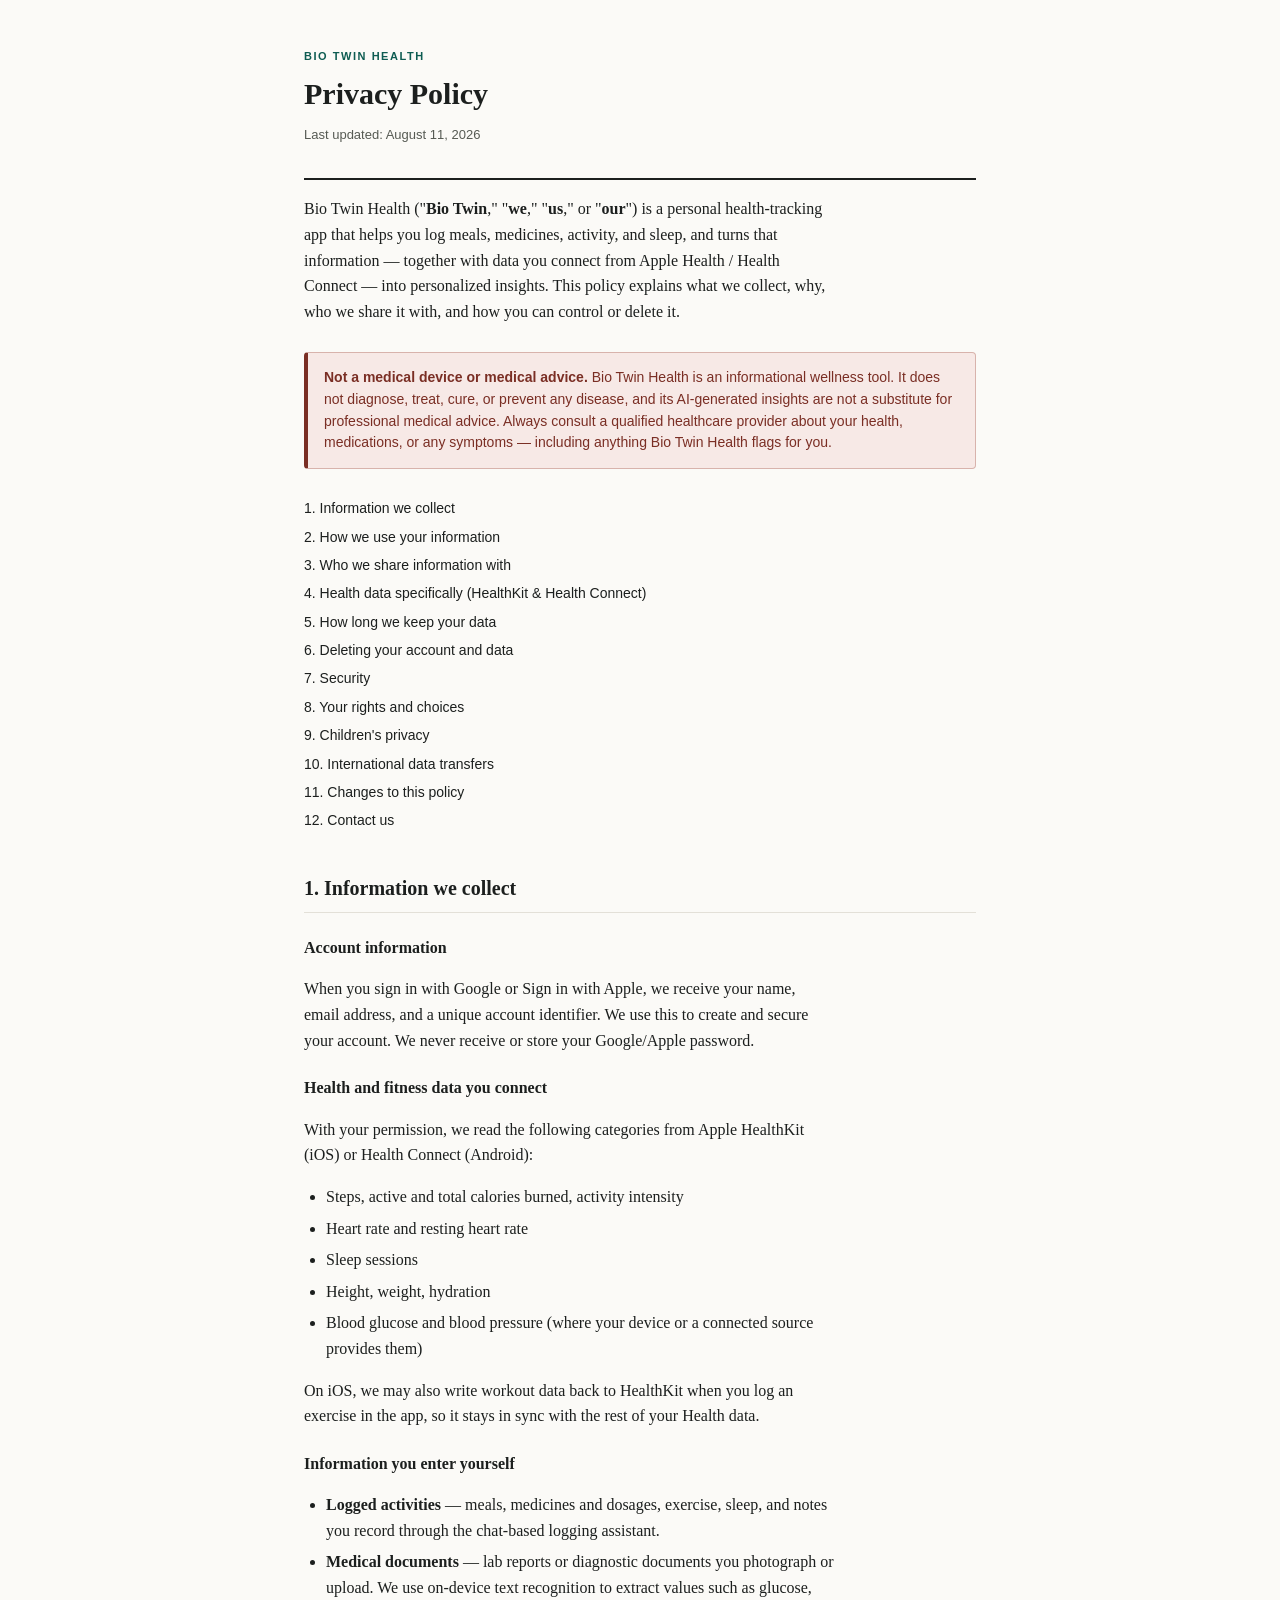
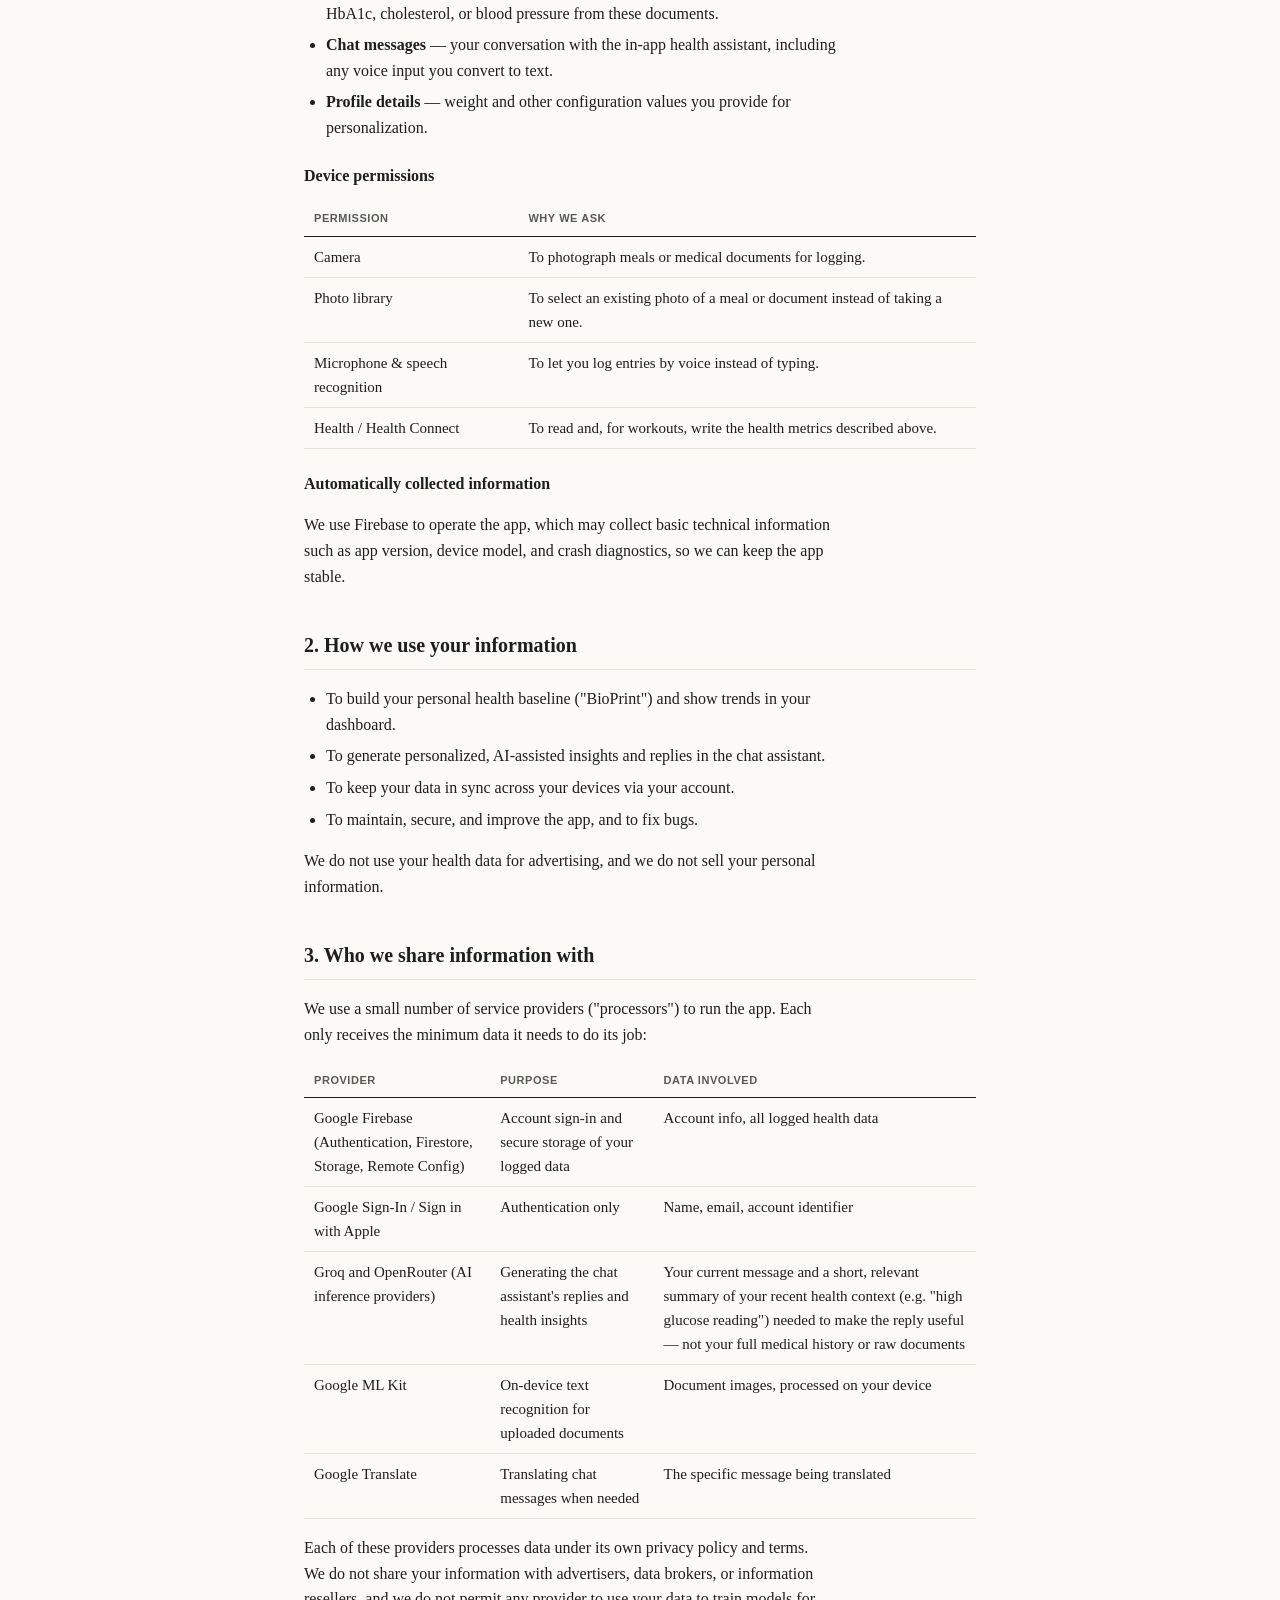
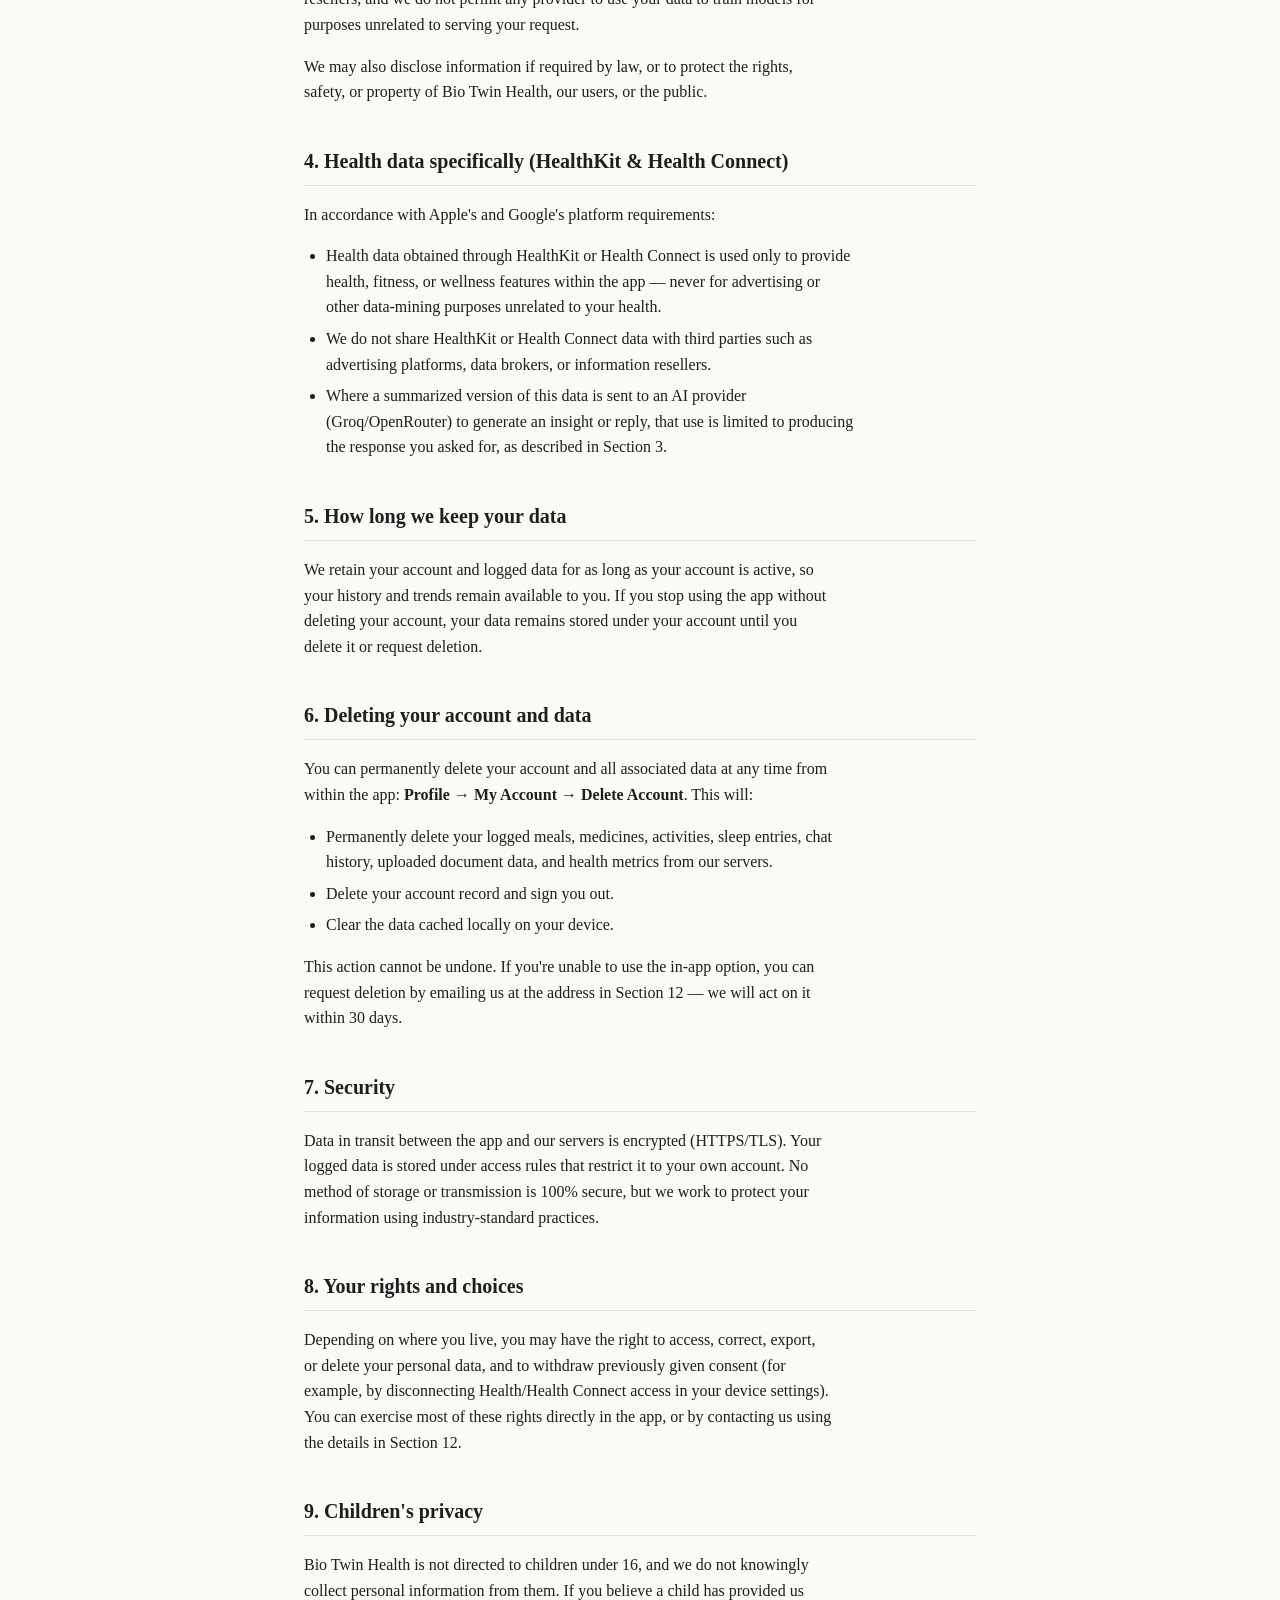
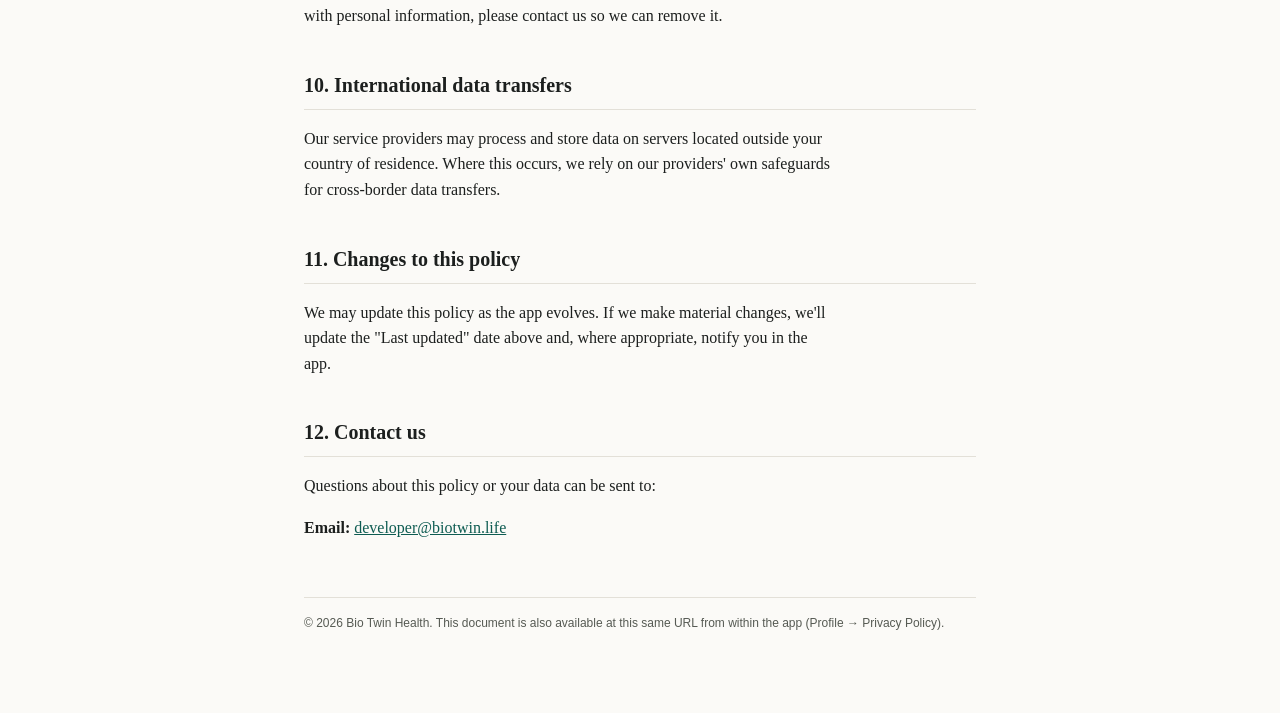
<file: app/privacy-policy.html>
<!doctype html>
<html lang="en">
<head>
<meta charset="utf-8">
<meta name="viewport" content="width=device-width, initial-scale=1">
<title>Privacy Policy — Bio Twin Health</title>
<style>
  :root{
    --bg:#FBFAF7; --paper:#FFFFFF; --ink:#1C1F1E; --ink-soft:#565A53;
    --rule:#E3E0D8; --accent:#0E5C52; --accent-bg:#E4EEEA;
    --callout-bg:#F7E9E6; --callout-border:#D8B3AC; --callout-ink:#7A2E24;
  }
  @media (prefers-color-scheme: dark){
    :root:not([data-theme="light"]){
      --bg:#14171A; --paper:#1B1F22; --ink:#EDEEEC; --ink-soft:#A7ACA4;
      --rule:#33373A; --accent:#4FD6C4; --accent-bg:#1E2E2B;
      --callout-bg:#2E2020; --callout-border:#5A3A34; --callout-ink:#F0B8AE;
    }
  }
  :root[data-theme="dark"]{
    --bg:#14171A; --paper:#1B1F22; --ink:#EDEEEC; --ink-soft:#A7ACA4;
    --rule:#33373A; --accent:#4FD6C4; --accent-bg:#1E2E2B;
    --callout-bg:#2E2020; --callout-border:#5A3A34; --callout-ink:#F0B8AE;
  }
  *{box-sizing:border-box;}
  html,body{margin:0;background:var(--bg);color:var(--ink);}
  body{
    font-family: Georgia, "Iowan Old Style", "Times New Roman", serif;
    line-height:1.6; font-size:16px;
  }
  .wrap{max-width:720px; margin:0 auto; padding:48px 24px 80px;}
  .masthead{border-bottom:2px solid var(--ink); padding-bottom:20px; margin-bottom:8px;}
  .kicker{
    font-family:-apple-system,"Helvetica Neue",Arial,sans-serif;
    text-transform:uppercase; letter-spacing:.14em; font-size:11px;
    color:var(--accent); font-weight:700; margin:0 0 10px;
  }
  h1{font-size:30px; line-height:1.2; margin:0 0 8px;}
  .updated{
    font-family:-apple-system,"Helvetica Neue",Arial,sans-serif;
    font-size:13px; color:var(--ink-soft);
  }
  .callout{
    background:var(--callout-bg); border:1px solid var(--callout-border);
    border-left:4px solid var(--callout-ink); color:var(--callout-ink);
    padding:14px 16px; border-radius:4px; margin:28px 0;
    font-family:-apple-system,"Helvetica Neue",Arial,sans-serif;
    font-size:14px; line-height:1.55;
  }
  h2{
    font-size:20px; margin:40px 0 12px; padding-bottom:8px;
    border-bottom:1px solid var(--rule);
  }
  h3{font-size:16px; margin:22px 0 6px;}
  p, li{max-width:66ch;}
  ul{padding-left:22px;}
  li{margin-bottom:6px;}
  table{width:100%; border-collapse:collapse; margin:14px 0 6px; font-size:15px;}
  th,td{text-align:left; padding:8px 10px; border-bottom:1px solid var(--rule); vertical-align:top;}
  th{
    font-family:-apple-system,"Helvetica Neue",Arial,sans-serif;
    text-transform:uppercase; letter-spacing:.05em; font-size:11px;
    color:var(--ink-soft); border-bottom:1px solid var(--ink);
  }
  code{
    font-family:"SF Mono",Menlo,Consolas,monospace; font-size:0.85em;
    background:var(--accent-bg); padding:1px 5px; border-radius:3px;
  }
  a{color:var(--accent);}
  .toc{
    display:grid; gap:6px; margin:24px 0 0;
    font-family:-apple-system,"Helvetica Neue",Arial,sans-serif;
    font-size:14px;
  }
  .toc a{ color: var(--ink); text-decoration:none; }
  .toc a:hover{ color: var(--accent); }
  footer{
    margin-top:56px; padding-top:16px; border-top:1px solid var(--rule);
    font-family:-apple-system,"Helvetica Neue",Arial,sans-serif;
    font-size:12px; color:var(--ink-soft);
  }
</style>
</head>
<body>
<div class="wrap">

  <div class="masthead">
    <p class="kicker">Bio Twin Health</p>
    <h1>Privacy Policy</h1>
    <p class="updated">Last updated: August 11, 2026</p>
  </div>

  <p>Bio Twin Health ("<strong>Bio Twin</strong>," "<strong>we</strong>," "<strong>us</strong>," or "<strong>our</strong>") is a personal health-tracking app that helps you log meals, medicines, activity, and sleep, and turns that information — together with data you connect from Apple Health / Health Connect — into personalized insights. This policy explains what we collect, why, who we share it with, and how you can control or delete it.</p>

  <div class="callout">
    <strong>Not a medical device or medical advice.</strong> Bio Twin Health is an informational wellness tool. It does not diagnose, treat, cure, or prevent any disease, and its AI-generated insights are not a substitute for professional medical advice. Always consult a qualified healthcare provider about your health, medications, or any symptoms — including anything Bio Twin Health flags for you.
  </div>

  <nav class="toc">
    <a href="#collect">1. Information we collect</a>
    <a href="#use">2. How we use your information</a>
    <a href="#share">3. Who we share information with</a>
    <a href="#health">4. Health data specifically (HealthKit &amp; Health Connect)</a>
    <a href="#retention">5. How long we keep your data</a>
    <a href="#delete">6. Deleting your account and data</a>
    <a href="#security">7. Security</a>
    <a href="#rights">8. Your rights and choices</a>
    <a href="#children">9. Children's privacy</a>
    <a href="#transfers">10. International data transfers</a>
    <a href="#changes">11. Changes to this policy</a>
    <a href="#contact">12. Contact us</a>
  </nav>

  <h2 id="collect">1. Information we collect</h2>

  <h3>Account information</h3>
  <p>When you sign in with Google or Sign in with Apple, we receive your name, email address, and a unique account identifier. We use this to create and secure your account. We never receive or store your Google/Apple password.</p>

  <h3>Health and fitness data you connect</h3>
  <p>With your permission, we read the following categories from Apple HealthKit (iOS) or Health Connect (Android):</p>
  <ul>
    <li>Steps, active and total calories burned, activity intensity</li>
    <li>Heart rate and resting heart rate</li>
    <li>Sleep sessions</li>
    <li>Height, weight, hydration</li>
    <li>Blood glucose and blood pressure (where your device or a connected source provides them)</li>
  </ul>
  <p>On iOS, we may also write workout data back to HealthKit when you log an exercise in the app, so it stays in sync with the rest of your Health data.</p>

  <h3>Information you enter yourself</h3>
  <ul>
    <li><strong>Logged activities</strong> — meals, medicines and dosages, exercise, sleep, and notes you record through the chat-based logging assistant.</li>
    <li><strong>Medical documents</strong> — lab reports or diagnostic documents you photograph or upload. We use on-device text recognition to extract values such as glucose, HbA1c, cholesterol, or blood pressure from these documents.</li>
    <li><strong>Chat messages</strong> — your conversation with the in-app health assistant, including any voice input you convert to text.</li>
    <li><strong>Profile details</strong> — weight and other configuration values you provide for personalization.</li>
  </ul>

  <h3>Device permissions</h3>
  <table>
    <tr><th>Permission</th><th>Why we ask</th></tr>
    <tr><td>Camera</td><td>To photograph meals or medical documents for logging.</td></tr>
    <tr><td>Photo library</td><td>To select an existing photo of a meal or document instead of taking a new one.</td></tr>
    <tr><td>Microphone &amp; speech recognition</td><td>To let you log entries by voice instead of typing.</td></tr>
    <tr><td>Health / Health Connect</td><td>To read and, for workouts, write the health metrics described above.</td></tr>
  </table>

  <h3>Automatically collected information</h3>
  <p>We use Firebase to operate the app, which may collect basic technical information such as app version, device model, and crash diagnostics, so we can keep the app stable.</p>

  <h2 id="use">2. How we use your information</h2>
  <ul>
    <li>To build your personal health baseline ("BioPrint") and show trends in your dashboard.</li>
    <li>To generate personalized, AI-assisted insights and replies in the chat assistant.</li>
    <li>To keep your data in sync across your devices via your account.</li>
    <li>To maintain, secure, and improve the app, and to fix bugs.</li>
  </ul>
  <p>We do not use your health data for advertising, and we do not sell your personal information.</p>

  <h2 id="share">3. Who we share information with</h2>
  <p>We use a small number of service providers ("processors") to run the app. Each only receives the minimum data it needs to do its job:</p>
  <table>
    <tr><th>Provider</th><th>Purpose</th><th>Data involved</th></tr>
    <tr><td>Google Firebase (Authentication, Firestore, Storage, Remote Config)</td><td>Account sign-in and secure storage of your logged data</td><td>Account info, all logged health data</td></tr>
    <tr><td>Google Sign-In / Sign in with Apple</td><td>Authentication only</td><td>Name, email, account identifier</td></tr>
    <tr><td>Groq and OpenRouter (AI inference providers)</td><td>Generating the chat assistant's replies and health insights</td><td>Your current message and a short, relevant summary of your recent health context (e.g. "high glucose reading") needed to make the reply useful — not your full medical history or raw documents</td></tr>
    <tr><td>Google ML Kit</td><td>On-device text recognition for uploaded documents</td><td>Document images, processed on your device</td></tr>
    <tr><td>Google Translate</td><td>Translating chat messages when needed</td><td>The specific message being translated</td></tr>
  </table>
  <p>Each of these providers processes data under its own privacy policy and terms. We do not share your information with advertisers, data brokers, or information resellers, and we do not permit any provider to use your data to train models for purposes unrelated to serving your request.</p>
  <p>We may also disclose information if required by law, or to protect the rights, safety, or property of Bio Twin Health, our users, or the public.</p>

  <h2 id="health">4. Health data specifically (HealthKit &amp; Health Connect)</h2>
  <p>In accordance with Apple's and Google's platform requirements:</p>
  <ul>
    <li>Health data obtained through HealthKit or Health Connect is used only to provide health, fitness, or wellness features within the app — never for advertising or other data-mining purposes unrelated to your health.</li>
    <li>We do not share HealthKit or Health Connect data with third parties such as advertising platforms, data brokers, or information resellers.</li>
    <li>Where a summarized version of this data is sent to an AI provider (Groq/OpenRouter) to generate an insight or reply, that use is limited to producing the response you asked for, as described in Section 3.</li>
  </ul>

  <h2 id="retention">5. How long we keep your data</h2>
  <p>We retain your account and logged data for as long as your account is active, so your history and trends remain available to you. If you stop using the app without deleting your account, your data remains stored under your account until you delete it or request deletion.</p>

  <h2 id="delete">6. Deleting your account and data</h2>
  <p>You can permanently delete your account and all associated data at any time from within the app: <strong>Profile → My Account → Delete Account</strong>. This will:</p>
  <ul>
    <li>Permanently delete your logged meals, medicines, activities, sleep entries, chat history, uploaded document data, and health metrics from our servers.</li>
    <li>Delete your account record and sign you out.</li>
    <li>Clear the data cached locally on your device.</li>
  </ul>
  <p>This action cannot be undone. If you're unable to use the in-app option, you can request deletion by emailing us at the address in Section 12 — we will act on it within 30 days.</p>

  <h2 id="security">7. Security</h2>
  <p>Data in transit between the app and our servers is encrypted (HTTPS/TLS). Your logged data is stored under access rules that restrict it to your own account. No method of storage or transmission is 100% secure, but we work to protect your information using industry-standard practices.</p>

  <h2 id="rights">8. Your rights and choices</h2>
  <p>Depending on where you live, you may have the right to access, correct, export, or delete your personal data, and to withdraw previously given consent (for example, by disconnecting Health/Health Connect access in your device settings). You can exercise most of these rights directly in the app, or by contacting us using the details in Section 12.</p>

  <h2 id="children">9. Children's privacy</h2>
  <p>Bio Twin Health is not directed to children under 16, and we do not knowingly collect personal information from them. If you believe a child has provided us with personal information, please contact us so we can remove it.</p>

  <h2 id="transfers">10. International data transfers</h2>
  <p>Our service providers may process and store data on servers located outside your country of residence. Where this occurs, we rely on our providers' own safeguards for cross-border data transfers.</p>

  <h2 id="changes">11. Changes to this policy</h2>
  <p>We may update this policy as the app evolves. If we make material changes, we'll update the "Last updated" date above and, where appropriate, notify you in the app.</p>

  <h2 id="contact">12. Contact us</h2>
  <p>Questions about this policy or your data can be sent to:</p>
  <p><strong>Email:</strong> <a href="mailto:developer@biotwin.life">developer@biotwin.life</a></p>

  <footer>
    © 2026 Bio Twin Health. This document is also available at this same URL from within the app (Profile → Privacy Policy).
  </footer>
</div>
</body>
</html>
</file>
<file: css/style.css>
/* ========================================
   BioTwin - Main Stylesheet
   Colors: NVIDIA Green (#76B900) + Dark Gray (#1A1A1A)
   ======================================== */

@import url('https://fonts.googleapis.com/css2?family=Exo+2:wght@300;400;500;600;700;800;900&family=DM+Sans:wght@300;400;500;600&display=swap');

/* ---- CSS Variables ---- */
:root {
  --green:         #76B900;
  --green-bright:  #8DD400;
  --green-dim:     #4E7A00;
  --dark:          #1A1A1A;
  --dark-mid:      #242424;
  --dark-card:     #2E2E2E;
  --dark-border:   #3A3A3A;
  --white:         #FFFFFF;
  --gray-light:    #AAAAAA;
  --gray-text:     #CCCCCC;
  --font-display:  'Exo 2', sans-serif;
  --font-body:     'DM Sans', sans-serif;
  --radius:        12px;
  --radius-lg:     20px;
  --transition:    0.3s ease;
}

/* ---- Reset & Base ---- */
*, *::before, *::after { box-sizing: border-box; margin: 0; padding: 0; }

html { scroll-behavior: smooth; }

body {
  font-family: var(--font-body);
  background: var(--dark);
  color: var(--gray-text);
  line-height: 1.65;
  overflow-x: hidden;
}

img { max-width: 100%; display: block; }
a { text-decoration: none; color: inherit; }
ul { list-style: none; }

/* ---- Typography ---- */
h1, h2, h3, h4 {
  font-family: var(--font-display);
  color: var(--white);
  line-height: 1.2;
}

h1 { font-size: clamp(2.4rem, 5vw, 4rem); font-weight: 800; }
h2 { font-size: clamp(1.8rem, 3.5vw, 2.8rem); font-weight: 700; }
h3 { font-size: 1.25rem; font-weight: 600; }

.section-label {
  display: inline-block;
  font-size: 0.75rem;
  font-weight: 700;
  letter-spacing: 0.18em;
  text-transform: uppercase;
  color: var(--green);
  margin-bottom: 0.6rem;
}

/* ---- Buttons ---- */
.btn {
  display: inline-flex;
  align-items: center;
  gap: 0.5rem;
  padding: 0.75rem 1.75rem;
  border-radius: 6px;
  font-family: var(--font-display);
  font-weight: 600;
  font-size: 0.9rem;
  letter-spacing: 0.04em;
  cursor: pointer;
  border: none;
  transition: var(--transition);
}

.btn-primary {
  background: var(--green);
  color: var(--dark);
}
.btn-primary:hover { background: var(--green-bright); transform: translateY(-2px); box-shadow: 0 8px 24px rgba(118,185,0,0.35); }

.btn-outline {
  background: transparent;
  color: var(--white);
  border: 1.5px solid var(--dark-border);
}
.btn-outline:hover { border-color: var(--green); color: var(--green); transform: translateY(-2px); }

.btn-ghost {
  background: rgba(118,185,0,0.1);
  color: var(--green);
  border: 1.5px solid rgba(118,185,0,0.3);
}
.btn-ghost:hover { background: var(--green); color: var(--dark); }

/* ---- Layout ---- */
.container { max-width: 1160px; margin: 0 auto; padding: 0 1.5rem; }
.section    { padding: 80px 0; }
.section-sm { padding: 50px 0; }

/* ---- Divider ---- */
.divider {
  width: 48px; height: 3px;
  background: var(--green);
  border-radius: 2px;
  margin: 1rem 0 1.5rem;
}

/* ---- Navbar ---- */
.navbar {
  position: fixed;
  top: 0; left: 0; right: 0;
  z-index: 1000;
  display: flex;
  align-items: center;
  justify-content: space-between;
  padding: 0 2rem;
  height: 68px;
  background: rgba(26,26,26,0.9);
  backdrop-filter: blur(12px);
  border-bottom: 1px solid rgba(118,185,0,0.12);
  transition: var(--transition);
}

.navbar.scrolled {
  background: rgba(20,20,20,0.98);
  box-shadow: 0 4px 20px rgba(0,0,0,0.4);
}

.nav-brand {
  display: flex;
  align-items: center;
  gap: 0.55rem;
  font-family: var(--font-display);
  font-size: 1.5rem;
  font-weight: 800;
  color: var(--white);
}

.nav-brand-icon {
  width: 34px; height: 34px;
  background: var(--green);
  border-radius: 8px;
  display: flex;
  align-items: center;
  justify-content: center;
}

.nav-brand-icon svg { width: 20px; height: 20px; fill: var(--dark); }

.nav-links {
  display: flex;
  align-items: center;
  gap: 2rem;
}

.nav-links a {
  font-size: 0.875rem;
  font-weight: 500;
  color: var(--gray-light);
  transition: color var(--transition);
  position: relative;
}
.nav-links a::after {
  content: '';
  position: absolute;
  bottom: -4px; left: 0; right: 100%;
  height: 2px;
  background: var(--green);
  transition: right var(--transition);
}
.nav-links a:hover { color: var(--white); }
.nav-links a:hover::after { right: 0; }

.nav-cta { display: flex; gap: 0.75rem; align-items: center; }

.hamburger { display: none; flex-direction: column; gap: 5px; cursor: pointer; padding: 4px; }
.hamburger span { display: block; width: 22px; height: 2px; background: var(--white); border-radius: 2px; transition: var(--transition); }

/* ---- Hero ---- */
.hero {
  min-height: 100vh;
  display: flex;
  align-items: center;
  position: relative;
  overflow: hidden;
  padding-top: 68px;
}

.hero-bg {
  position: absolute;
  inset: 0;
  background:
    radial-gradient(ellipse 60% 60% at 70% 50%, rgba(118,185,0,0.08) 0%, transparent 70%),
    radial-gradient(ellipse 40% 40% at 20% 80%, rgba(118,185,0,0.05) 0%, transparent 60%),
    var(--dark);
}

.hero-grid {
  position: absolute;
  inset: 0;
  background-image:
    linear-gradient(rgba(118,185,0,0.05) 1px, transparent 1px),
    linear-gradient(90deg, rgba(118,185,0,0.05) 1px, transparent 1px);
  background-size: 60px 60px;
  mask-image: radial-gradient(ellipse 80% 80% at center, black 30%, transparent 80%);
}

.hero-content {
  position: relative;
  z-index: 2;
  display: grid;
  grid-template-columns: 1fr 1fr;
  gap: 4rem;
  align-items: center;
}

.hero-badge {
  display: inline-flex;
  align-items: center;
  gap: 0.5rem;
  padding: 0.35rem 0.85rem;
  background: rgba(118,185,0,0.1);
  border: 1px solid rgba(118,185,0,0.25);
  border-radius: 30px;
  font-size: 0.8rem;
  font-weight: 600;
  color: var(--green);
  margin-bottom: 1.25rem;
}

.hero-badge .dot { width: 6px; height: 6px; background: var(--green); border-radius: 50%; animation: pulse 2s infinite; }

.hero-title { margin-bottom: 1.25rem; }
.hero-title .accent { color: var(--green); }

.hero-desc { font-size: 1.05rem; color: var(--gray-light); max-width: 480px; margin-bottom: 2rem; }

.hero-actions { display: flex; gap: 1rem; flex-wrap: wrap; margin-bottom: 2.5rem; }

.hero-stats { display: flex; gap: 2rem; }
.hero-stat-num { font-family: var(--font-display); font-size: 1.5rem; font-weight: 800; color: var(--white); }
.hero-stat-num span { color: var(--green); }
.hero-stat-lbl { font-size: 0.78rem; color: var(--gray-light); margin-top: 0.1rem; }

/* Phone Mockup */
.hero-visual {
  display: flex;
  justify-content: center;
  align-items: center;
  position: relative;
}

.phone-glow {
  position: absolute;
  width: 300px; height: 300px;
  background: radial-gradient(circle, rgba(118,185,0,0.2) 0%, transparent 70%);
  border-radius: 50%;
}

.phone-mockup {
  width: 240px;
  background: var(--dark-mid);
  border-radius: 36px;
  border: 2px solid var(--dark-border);
  overflow: hidden;
  position: relative;
  box-shadow: 0 30px 80px rgba(0,0,0,0.6), 0 0 0 1px rgba(118,185,0,0.15), inset 0 1px 0 rgba(255,255,255,0.05);
  animation: float 4s ease-in-out infinite;
}

.phone-screen {
  padding: 20px 16px;
  background: var(--dark-mid);
}

.phone-notch {
  width: 80px; height: 20px;
  background: var(--dark);
  border-radius: 0 0 12px 12px;
  margin: 0 auto 16px;
}

.phone-header { display: flex; justify-content: space-between; align-items: center; margin-bottom: 16px; }
.phone-header-title { font-family: var(--font-display); font-size: 0.85rem; font-weight: 700; color: var(--white); }
.phone-header-icon { width: 28px; height: 28px; background: rgba(118,185,0,0.15); border-radius: 8px; display: flex; align-items: center; justify-content: center; }

.heart-rate-widget {
  background: var(--dark-card);
  border-radius: 12px;
  padding: 14px;
  margin-bottom: 12px;
}

.hr-label { font-size: 0.65rem; color: var(--gray-light); text-transform: uppercase; letter-spacing: 0.1em; }
.hr-value { font-family: var(--font-display); font-size: 2.2rem; font-weight: 800; color: var(--green); line-height: 1; }
.hr-unit { font-size: 0.7rem; color: var(--gray-light); }

.hr-wave { margin-top: 8px; }
.hr-wave svg { width: 100%; height: 36px; }

.metric-row { display: grid; grid-template-columns: 1fr 1fr; gap: 10px; margin-bottom: 12px; }
.metric-card {
  background: var(--dark-card);
  border-radius: 10px;
  padding: 12px;
  border: 1px solid var(--dark-border);
}
.metric-icon { font-size: 1.1rem; margin-bottom: 4px; }
.metric-val { font-family: var(--font-display); font-size: 1rem; font-weight: 700; color: var(--white); }
.metric-lbl { font-size: 0.6rem; color: var(--gray-light); }

.activity-bar {
  background: var(--dark-card);
  border-radius: 10px;
  padding: 12px;
}
.activity-label { font-size: 0.65rem; color: var(--gray-light); margin-bottom: 8px; }
.bar-track { background: var(--dark-border); border-radius: 4px; height: 6px; }
.bar-fill  { background: linear-gradient(90deg, var(--green-dim), var(--green)); border-radius: 4px; height: 6px; width: 72%; }

/* ---- Trusted ---- */
.trusted { padding: 40px 0; border-top: 1px solid var(--dark-border); border-bottom: 1px solid var(--dark-border); }
.trusted-inner { display: flex; flex-wrap: wrap; align-items: center; justify-content: center; gap: 2.5rem 3.5rem; }
.trusted-label { font-size: 0.78rem; color: var(--gray-light); letter-spacing: 0.1em; text-transform: uppercase; }
.trusted-logos { display: flex; flex-wrap: wrap; align-items: center; gap: 2.5rem; }
.trusted-logo { font-family: var(--font-display); font-size: 1rem; font-weight: 700; color: var(--dark-border); letter-spacing: 0.05em; transition: color var(--transition); }
.trusted-logo:hover { color: var(--gray-light); }

/* ---- Features ---- */
.features-grid { display: grid; grid-template-columns: repeat(3, 1fr); gap: 1.5rem; margin-top: 3rem; }

.feature-card {
  background: var(--dark-mid);
  border: 1px solid var(--dark-border);
  border-radius: var(--radius-lg);
  padding: 2rem;
  transition: var(--transition);
  position: relative;
  overflow: hidden;
}
.feature-card::before {
  content: '';
  position: absolute;
  top: 0; left: 0; right: 0;
  height: 2px;
  background: linear-gradient(90deg, transparent, var(--green), transparent);
  opacity: 0;
  transition: var(--transition);
}
.feature-card:hover { border-color: rgba(118,185,0,0.35); transform: translateY(-4px); box-shadow: 0 12px 40px rgba(0,0,0,0.3); }
.feature-card:hover::before { opacity: 1; }

.feature-icon {
  width: 52px; height: 52px;
  background: rgba(118,185,0,0.1);
  border-radius: 12px;
  display: flex; align-items: center; justify-content: center;
  font-size: 1.5rem;
  margin-bottom: 1.25rem;
  border: 1px solid rgba(118,185,0,0.2);
}

.feature-card h3 { margin-bottom: 0.65rem; font-size: 1.1rem; }
.feature-card p  { font-size: 0.88rem; color: var(--gray-light); line-height: 1.7; }

/* ---- How It Works ---- */
.howitworks { background: var(--dark-mid); }

.steps { display: grid; grid-template-columns: repeat(3, 1fr); gap: 2rem; margin-top: 3rem; position: relative; }
.steps::before {
  content: '';
  position: absolute;
  top: 28px; left: calc(16.6% + 1rem); right: calc(16.6% + 1rem);
  height: 1px;
  background: linear-gradient(90deg, var(--dark-border), var(--green), var(--dark-border));
}

.step { text-align: center; position: relative; }
.step-num {
  width: 56px; height: 56px;
  border-radius: 50%;
  background: var(--dark);
  border: 2px solid var(--green);
  color: var(--green);
  font-family: var(--font-display);
  font-weight: 800;
  font-size: 1.1rem;
  display: flex; align-items: center; justify-content: center;
  margin: 0 auto 1.25rem;
  position: relative; z-index: 2;
}
.step h3 { margin-bottom: 0.6rem; }
.step p { font-size: 0.88rem; color: var(--gray-light); }

/* ---- App Section ---- */
.app-section { background: var(--dark); }

.app-content {
  display: grid;
  grid-template-columns: 1fr 1fr;
  gap: 5rem;
  align-items: center;
}

.app-feature-list { margin: 1.5rem 0 2rem; display: flex; flex-direction: column; gap: 0.9rem; }
.app-feature-item { display: flex; gap: 0.75rem; align-items: flex-start; }
.app-feature-check {
  width: 22px; height: 22px;
  background: rgba(118,185,0,0.15);
  border-radius: 50%;
  display: flex; align-items: center; justify-content: center;
  flex-shrink: 0;
  margin-top: 1px;
}
.app-feature-check svg { width: 12px; height: 12px; }
.app-feature-item p { font-size: 0.9rem; color: var(--gray-light); }

.download-btns { display: flex; gap: 1rem; flex-wrap: wrap; }

.store-btn {
  display: flex;
  align-items: center;
  gap: 0.75rem;
  padding: 0.65rem 1.25rem;
  background: var(--dark-card);
  border: 1px solid var(--dark-border);
  border-radius: 10px;
  transition: var(--transition);
  cursor: pointer;
}
.store-btn:hover { border-color: var(--green); transform: translateY(-2px); }
.store-btn-icon { font-size: 1.4rem; }
.store-btn-txt span { display: block; }
.store-btn-txt .small { font-size: 0.65rem; color: var(--gray-light); }
.store-btn-txt .big  { font-family: var(--font-display); font-size: 0.9rem; font-weight: 700; color: var(--white); }

/* Dual phones */
.app-phones {
  display: flex;
  gap: 1.5rem;
  justify-content: center;
  align-items: flex-end;
}

.phone-mockup.sm {
  width: 190px;
  transform: translateY(20px);
  opacity: 0.75;
}

/* ---- Stats Section ---- */
.stats-section {
  background: var(--dark-mid);
  border-top: 1px solid var(--dark-border);
  border-bottom: 1px solid var(--dark-border);
}

.stats-grid { display: grid; grid-template-columns: repeat(4, 1fr); gap: 2rem; }

.stat-item { text-align: center; padding: 2rem 1rem; }
.stat-number {
  font-family: var(--font-display);
  font-size: 2.8rem;
  font-weight: 900;
  color: var(--green);
  line-height: 1;
  margin-bottom: 0.4rem;
}
.stat-label { font-size: 0.875rem; color: var(--gray-light); }

/* ---- Testimonials ---- */
.testimonials-grid { display: grid; grid-template-columns: repeat(3, 1fr); gap: 1.5rem; margin-top: 3rem; }

.testimonial-card {
  background: var(--dark-mid);
  border: 1px solid var(--dark-border);
  border-radius: var(--radius-lg);
  padding: 1.75rem;
  transition: var(--transition);
}
.testimonial-card:hover { border-color: rgba(118,185,0,0.3); transform: translateY(-3px); }

.stars { display: flex; gap: 3px; margin-bottom: 1rem; }
.stars span { color: var(--green); font-size: 0.9rem; }

.testimonial-text { font-size: 0.9rem; color: var(--gray-text); line-height: 1.75; margin-bottom: 1.25rem; font-style: italic; }

.testimonial-author { display: flex; align-items: center; gap: 0.75rem; }
.author-avatar {
  width: 40px; height: 40px;
  border-radius: 50%;
  background: var(--dark-card);
  display: flex; align-items: center; justify-content: center;
  font-family: var(--font-display);
  font-weight: 700;
  font-size: 0.9rem;
  color: var(--green);
  border: 2px solid rgba(118,185,0,0.3);
}
.author-name { font-weight: 600; font-size: 0.875rem; color: var(--white); }
.author-role { font-size: 0.75rem; color: var(--gray-light); }

/* ---- Pricing ---- */
.pricing { background: var(--dark-mid); }

.pricing-grid { display: grid; grid-template-columns: repeat(3, 1fr); gap: 1.5rem; margin-top: 3rem; align-items: start; }

.pricing-card {
  background: var(--dark);
  border: 1px solid var(--dark-border);
  border-radius: var(--radius-lg);
  padding: 2rem;
  position: relative;
  transition: var(--transition);
}
.pricing-card:hover { border-color: rgba(118,185,0,0.35); transform: translateY(-4px); }
.pricing-card.featured {
  border-color: var(--green);
  background: linear-gradient(145deg, rgba(118,185,0,0.06), var(--dark));
}

.pricing-badge {
  position: absolute;
  top: -12px; left: 50%; transform: translateX(-50%);
  background: var(--green);
  color: var(--dark);
  font-size: 0.7rem;
  font-weight: 700;
  letter-spacing: 0.1em;
  text-transform: uppercase;
  padding: 0.3rem 1rem;
  border-radius: 20px;
}

.pricing-plan  { font-size: 0.8rem; color: var(--gray-light); text-transform: uppercase; letter-spacing: 0.12em; margin-bottom: 0.5rem; }
.pricing-price { font-family: var(--font-display); font-size: 2.8rem; font-weight: 900; color: var(--white); line-height: 1; }
.pricing-price sup { font-size: 1.2rem; vertical-align: super; margin-right: 2px; color: var(--green); }
.pricing-price .period { font-size: 0.9rem; color: var(--gray-light); font-weight: 400; }
.pricing-desc { font-size: 0.85rem; color: var(--gray-light); margin: 0.75rem 0 1.5rem; }

.pricing-features { display: flex; flex-direction: column; gap: 0.7rem; margin-bottom: 2rem; }
.pricing-feature { display: flex; align-items: center; gap: 0.6rem; font-size: 0.875rem; color: var(--gray-text); }
.pricing-feature .check { color: var(--green); font-size: 1rem; }
.pricing-feature .cross { color: var(--dark-border); font-size: 1rem; }

/* ---- CTA ---- */
.cta-section {
  background: linear-gradient(135deg, rgba(118,185,0,0.08) 0%, var(--dark) 50%, rgba(118,185,0,0.05) 100%);
  border-top: 1px solid rgba(118,185,0,0.15);
  text-align: center;
}

.cta-section h2 { margin-bottom: 1rem; }
.cta-section p  { font-size: 1.05rem; color: var(--gray-light); max-width: 560px; margin: 0 auto 2.5rem; }
.cta-actions { display: flex; justify-content: center; gap: 1rem; flex-wrap: wrap; }

/* ---- Footer ---- */
.footer {
  background: #111;
  border-top: 1px solid var(--dark-border);
  padding: 50px 0 0;
}

.footer-grid {
  display: grid;
  grid-template-columns: 2fr 1fr 1fr 1fr;
  gap: 3rem;
  padding-bottom: 3rem;
  border-bottom: 1px solid var(--dark-border);
}

.footer-brand p { font-size: 0.875rem; color: var(--gray-light); margin: 1rem 0 1.5rem; max-width: 260px; line-height: 1.7; }

.social-links { display: flex; gap: 0.75rem; }
.social-link {
  width: 36px; height: 36px;
  background: var(--dark-card);
  border: 1px solid var(--dark-border);
  border-radius: 8px;
  display: flex; align-items: center; justify-content: center;
  color: var(--gray-light);
  font-size: 0.85rem;
  transition: var(--transition);
}
.social-link:hover { background: var(--green); color: var(--dark); border-color: var(--green); }

.footer-col h4 { font-size: 0.875rem; font-weight: 700; color: var(--white); margin-bottom: 1.25rem; text-transform: uppercase; letter-spacing: 0.08em; }
.footer-col ul { display: flex; flex-direction: column; gap: 0.65rem; }
.footer-col a { font-size: 0.875rem; color: var(--gray-light); transition: color var(--transition); }
.footer-col a:hover { color: var(--green); }

.footer-bottom {
  display: flex;
  justify-content: space-between;
  align-items: center;
  padding: 1.25rem 0;
  font-size: 0.8rem;
  color: var(--gray-light);
  flex-wrap: wrap;
  gap: 0.5rem;
}

/* ---- Animations ---- */
@keyframes float {
  0%, 100% { transform: translateY(0px); }
  50%       { transform: translateY(-12px); }
}

@keyframes pulse {
  0%, 100% { opacity: 1; }
  50%       { opacity: 0.4; }
}

.fade-in {
  opacity: 0;
  transform: translateY(24px);
  transition: opacity 0.6s ease, transform 0.6s ease;
}
.fade-in.visible {
  opacity: 1;
  transform: translateY(0);
}

/* ---- Responsive ---- */
@media (max-width: 1024px) {
  .hero-content      { gap: 2.5rem; }
  .features-grid     { grid-template-columns: repeat(2, 1fr); }
  .testimonials-grid { grid-template-columns: repeat(2, 1fr); }
  .pricing-grid      { grid-template-columns: 1fr; max-width: 420px; margin-left: auto; margin-right: auto; }
  .footer-grid       { grid-template-columns: 1fr 1fr; }
}

@media (max-width: 768px) {
  .nav-links, .nav-cta { display: none; }
  .hamburger { display: flex; }

  .hero-content    { grid-template-columns: 1fr; text-align: center; }
  .hero-desc       { max-width: 100%; }
  .hero-actions    { justify-content: center; }
  .hero-stats      { justify-content: center; }
  .hero-visual     { order: -1; }

  .features-grid     { grid-template-columns: 1fr; }
  .steps             { grid-template-columns: 1fr; }
  .steps::before     { display: none; }
  .app-content       { grid-template-columns: 1fr; text-align: center; }
  .app-phones        { justify-content: center; }
  .stats-grid        { grid-template-columns: repeat(2, 1fr); }
  .testimonials-grid { grid-template-columns: 1fr; }
  .footer-grid       { grid-template-columns: 1fr 1fr; }
}

@media (max-width: 480px) {
  .stats-grid  { grid-template-columns: 1fr 1fr; }
  .footer-grid { grid-template-columns: 1fr; }
  .hero-stats  { gap: 1.5rem; }
}
</file>
